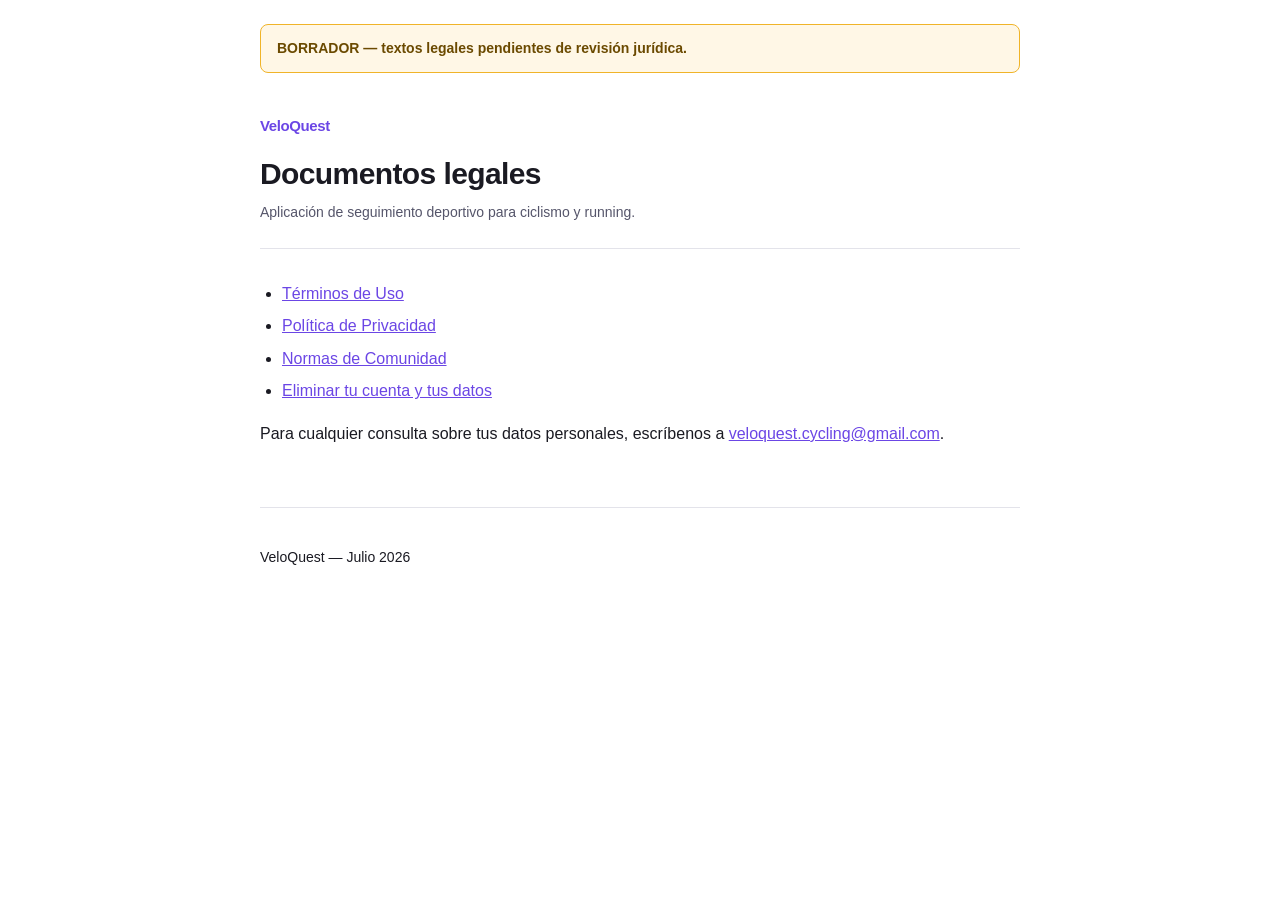
<file: index.html>
<!doctype html>
<html lang="es-CL">
<head>
  <meta charset="utf-8">
  <meta name="viewport" content="width=device-width, initial-scale=1">
  <title>VeloQuest</title>
  <link rel="stylesheet" href="/styles.css">
</head>
<body>

<!-- BORRADOR: eliminar este bloque cuando los textos estén revisados. Ver web/README.md -->
<div class="draft-banner">
  BORRADOR — textos legales pendientes de revisión jurídica.
</div>

<header>
  <a class="brand" href="/">VeloQuest</a>
  <h1>Documentos legales</h1>
  <p class="meta">Aplicación de seguimiento deportivo para ciclismo y running.</p>
</header>

<main>

<ul>
  <li><a href="/legal/terminos">Términos de Uso</a></li>
  <li><a href="/legal/privacidad">Política de Privacidad</a></li>
  <li><a href="/legal/normas-comunidad">Normas de Comunidad</a></li>
  <li><a href="/eliminar-cuenta">Eliminar tu cuenta y tus datos</a></li>
</ul>

<p>
  Para cualquier consulta sobre tus datos personales, escríbenos a
  <a href="mailto:veloquest.cycling@gmail.com">veloquest.cycling@gmail.com</a>.
</p>

</main>

<footer>
  <p>VeloQuest — Julio 2026</p>
</footer>

</body>
</html>
</file>
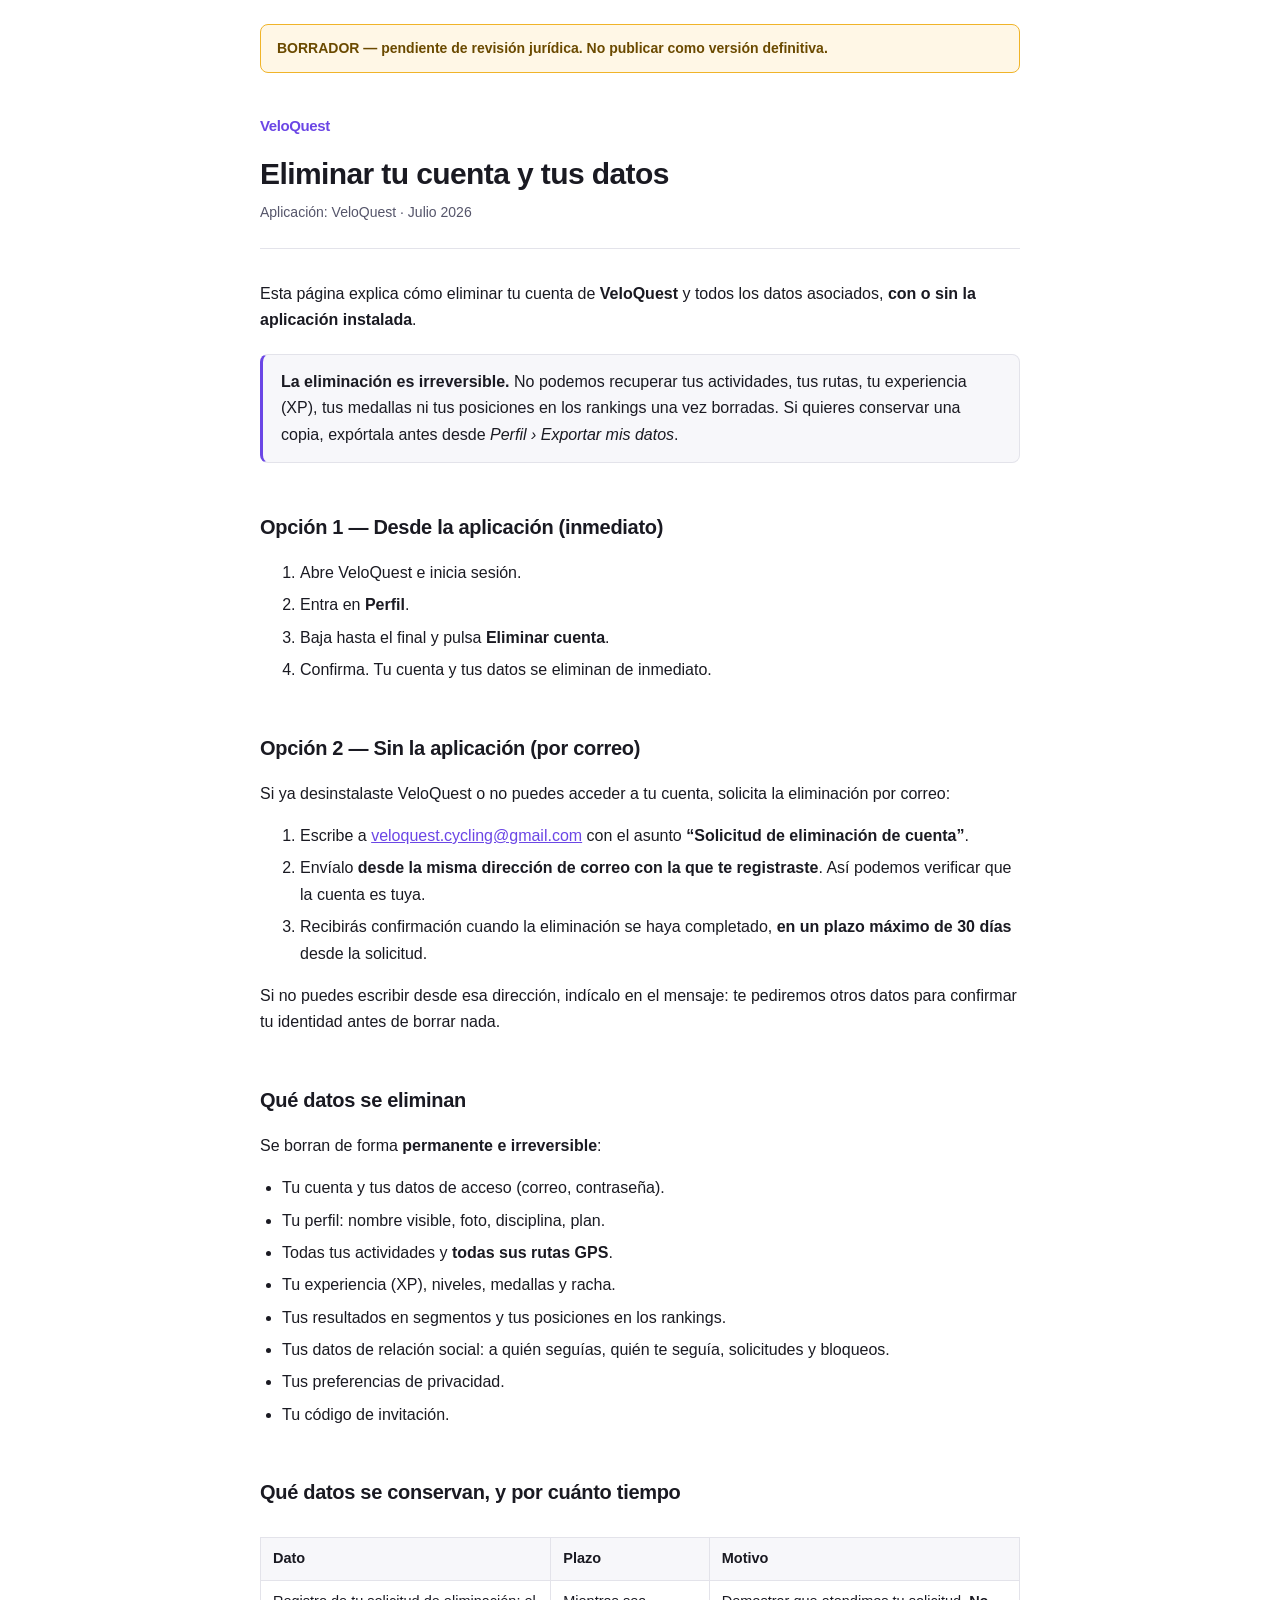
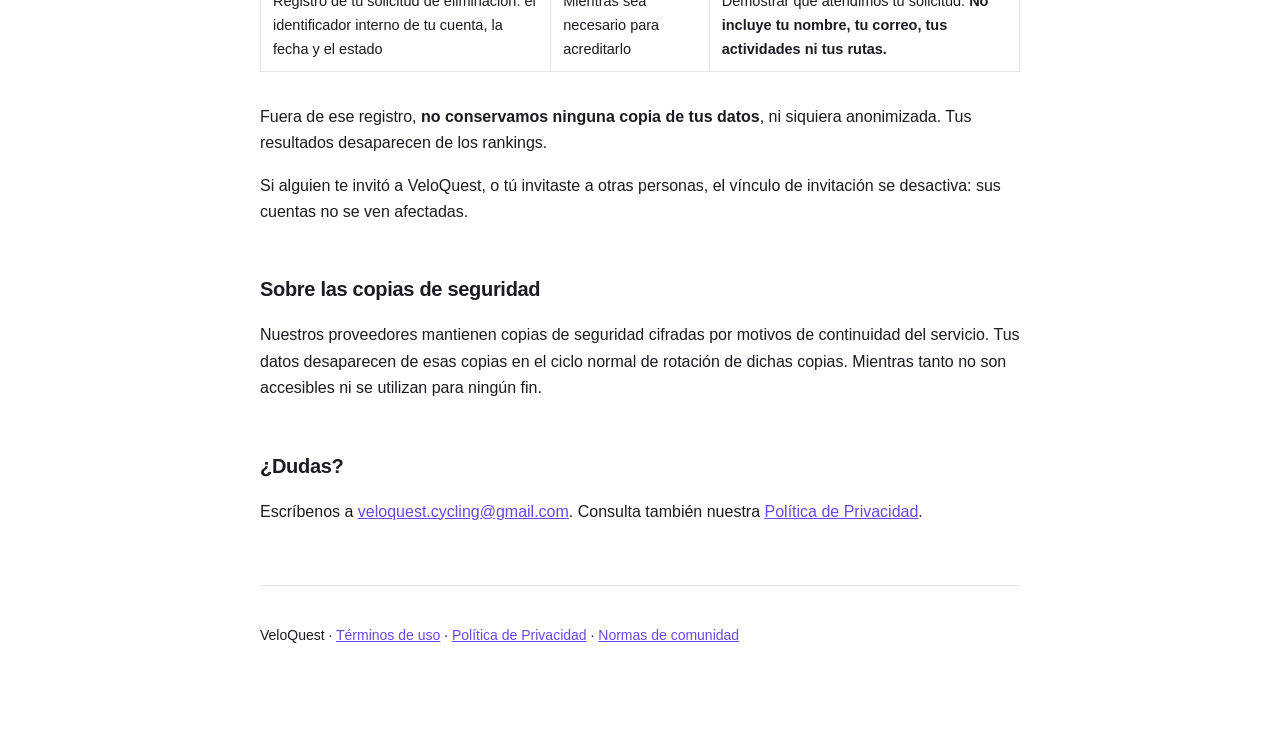
<file: eliminar-cuenta/index.html>
<!doctype html>
<html lang="es-CL">
<head>
  <meta charset="utf-8">
  <meta name="viewport" content="width=device-width, initial-scale=1">
  <title>Eliminar tu cuenta — VeloQuest</title>
  <link rel="stylesheet" href="/styles.css">
</head>
<body>

<!-- BORRADOR: eliminar este bloque cuando el texto esté revisado por un abogado. Ver web/README.md -->
<div class="draft-banner">
  BORRADOR — pendiente de revisión jurídica. No publicar como versión definitiva.
</div>

<header>
  <a class="brand" href="/">VeloQuest</a>
  <h1>Eliminar tu cuenta y tus datos</h1>
  <p class="meta">Aplicación: VeloQuest · Julio 2026</p>
</header>

<main>

<p>
  Esta página explica cómo eliminar tu cuenta de <strong>VeloQuest</strong> y todos los datos asociados,
  <strong>con o sin la aplicación instalada</strong>.
</p>

<div class="note">
  <p>
    <strong>La eliminación es irreversible.</strong> No podemos recuperar tus actividades, tus rutas,
    tu experiencia (XP), tus medallas ni tus posiciones en los rankings una vez borradas. Si quieres
    conservar una copia, expórtala antes desde <em>Perfil &rsaquo; Exportar mis datos</em>.
  </p>
</div>

<h2>Opción 1 — Desde la aplicación (inmediato)</h2>
<ol>
  <li>Abre VeloQuest e inicia sesión.</li>
  <li>Entra en <strong>Perfil</strong>.</li>
  <li>Baja hasta el final y pulsa <strong>Eliminar cuenta</strong>.</li>
  <li>Confirma. Tu cuenta y tus datos se eliminan de inmediato.</li>
</ol>

<h2>Opción 2 — Sin la aplicación (por correo)</h2>
<p>
  Si ya desinstalaste VeloQuest o no puedes acceder a tu cuenta, solicita la eliminación por correo:
</p>
<ol>
  <li>
    Escribe a <a href="mailto:veloquest.cycling@gmail.com?subject=Solicitud%20de%20eliminaci%C3%B3n%20de%20cuenta">veloquest.cycling@gmail.com</a>
    con el asunto <strong>“Solicitud de eliminación de cuenta”</strong>.
  </li>
  <li>
    Envíalo <strong>desde la misma dirección de correo con la que te registraste</strong>. Así podemos
    verificar que la cuenta es tuya.
  </li>
  <li>
    Recibirás confirmación cuando la eliminación se haya completado, <strong>en un plazo máximo de 30
    días</strong> desde la solicitud.
  </li>
</ol>
<p>
  Si no puedes escribir desde esa dirección, indícalo en el mensaje: te pediremos otros datos para
  confirmar tu identidad antes de borrar nada.
</p>

<h2>Qué datos se eliminan</h2>
<p>Se borran de forma <strong>permanente e irreversible</strong>:</p>
<ul>
  <li>Tu cuenta y tus datos de acceso (correo, contraseña).</li>
  <li>Tu perfil: nombre visible, foto, disciplina, plan.</li>
  <li>Todas tus actividades y <strong>todas sus rutas GPS</strong>.</li>
  <li>Tu experiencia (XP), niveles, medallas y racha.</li>
  <li>Tus resultados en segmentos y tus posiciones en los rankings.</li>
  <li>Tus datos de relación social: a quién seguías, quién te seguía, solicitudes y bloqueos.</li>
  <li>Tus preferencias de privacidad.</li>
  <li>Tu código de invitación.</li>
</ul>

<h2>Qué datos se conservan, y por cuánto tiempo</h2>
<div class="table-wrap">
<table>
  <tr><th>Dato</th><th>Plazo</th><th>Motivo</th></tr>
  <tr>
    <td>Registro de tu solicitud de eliminación: el identificador interno de tu cuenta, la fecha y el estado</td>
    <td>Mientras sea necesario para acreditarlo</td>
    <td>Demostrar que atendimos tu solicitud. <strong>No incluye tu nombre, tu correo, tus actividades ni tus rutas.</strong></td>
  </tr>
</table>
</div>
<p>
  Fuera de ese registro, <strong>no conservamos ninguna copia de tus datos</strong>, ni siquiera
  anonimizada. Tus resultados desaparecen de los rankings.
</p>
<p>
  Si alguien te invitó a VeloQuest, o tú invitaste a otras personas, el vínculo de invitación se
  desactiva: sus cuentas no se ven afectadas.
</p>

<h2>Sobre las copias de seguridad</h2>
<p>
  Nuestros proveedores mantienen copias de seguridad cifradas por motivos de continuidad del servicio.
  Tus datos desaparecen de esas copias en el ciclo normal de rotación de dichas copias. Mientras tanto
  no son accesibles ni se utilizan para ningún fin.
</p>

<h2>¿Dudas?</h2>
<p>
  Escríbenos a <a href="mailto:veloquest.cycling@gmail.com">veloquest.cycling@gmail.com</a>.
  Consulta también nuestra <a href="/legal/privacidad">Política de Privacidad</a>.
</p>

</main>

<footer>
  <p>
    VeloQuest · <a href="/legal/terminos">Términos de uso</a> ·
    <a href="/legal/privacidad">Política de Privacidad</a> ·
    <a href="/legal/normas-comunidad">Normas de comunidad</a>
  </p>
</footer>

</body>
</html>
</file>
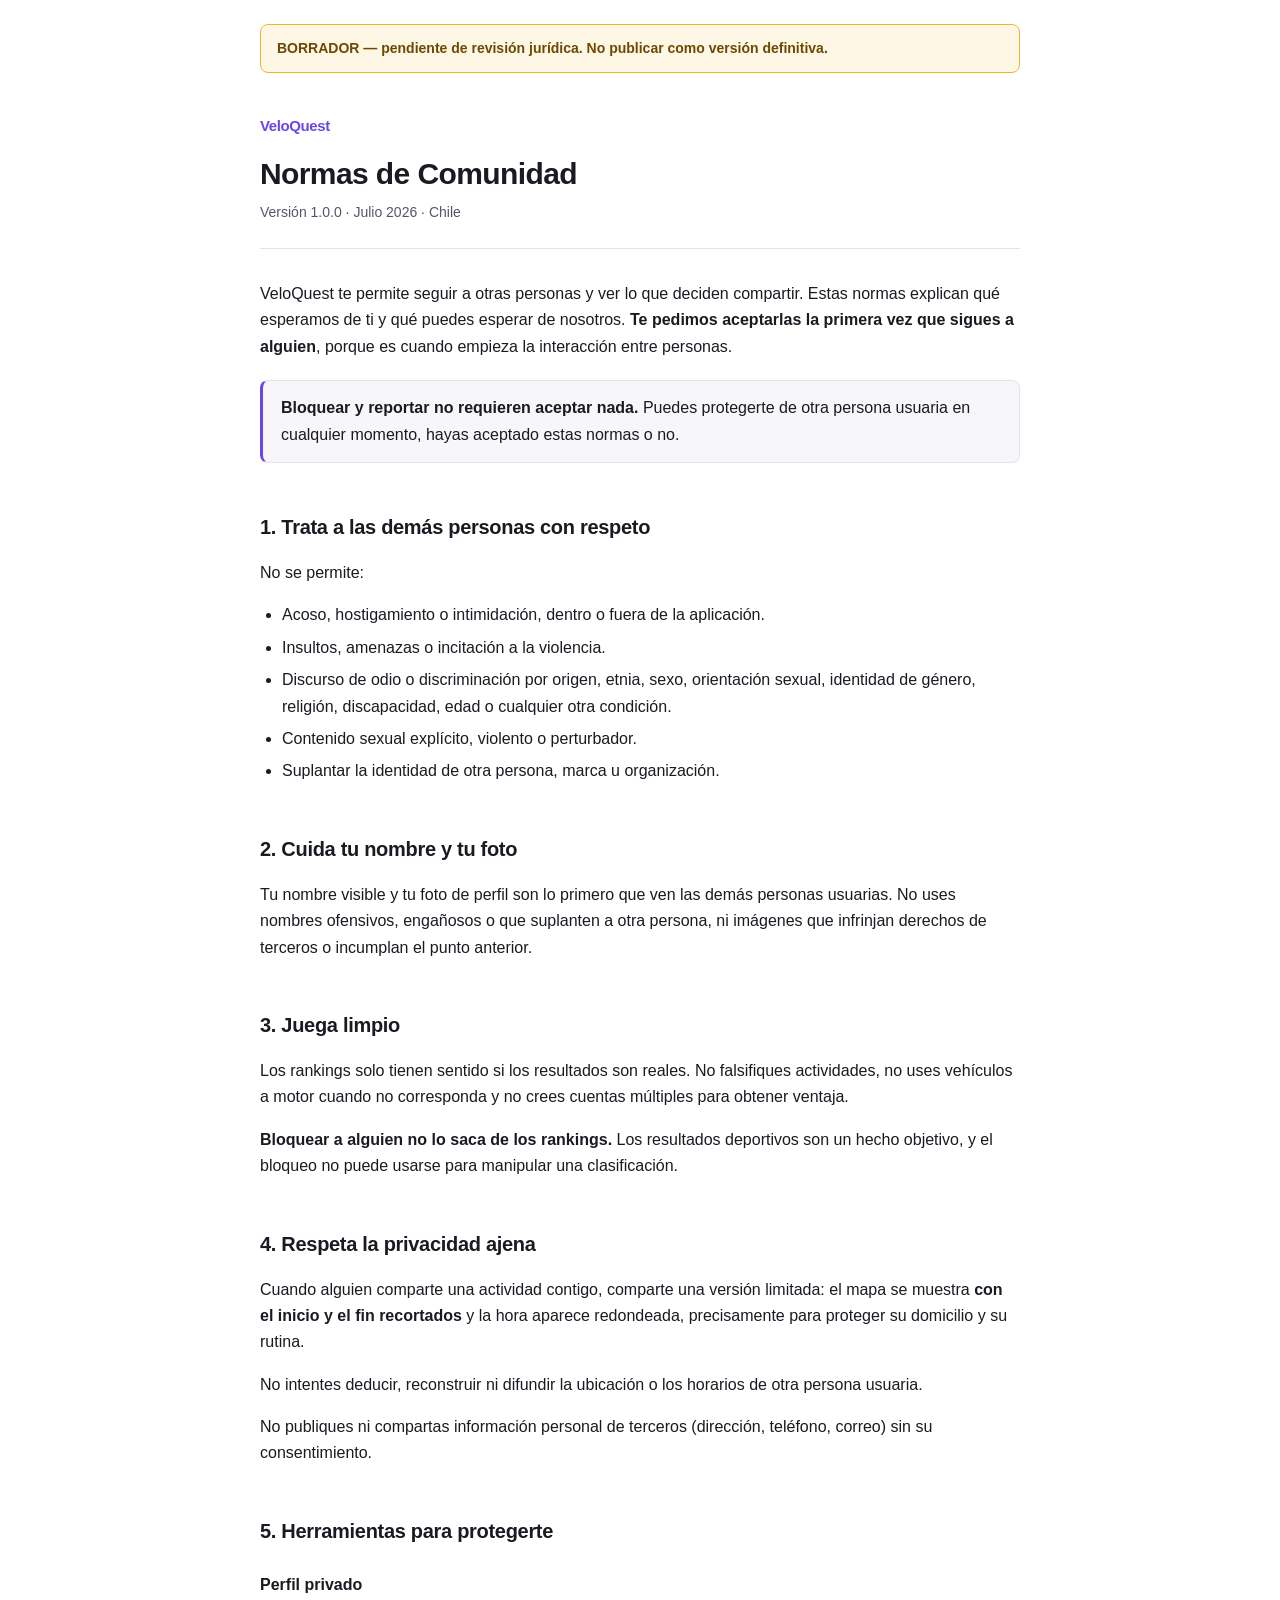
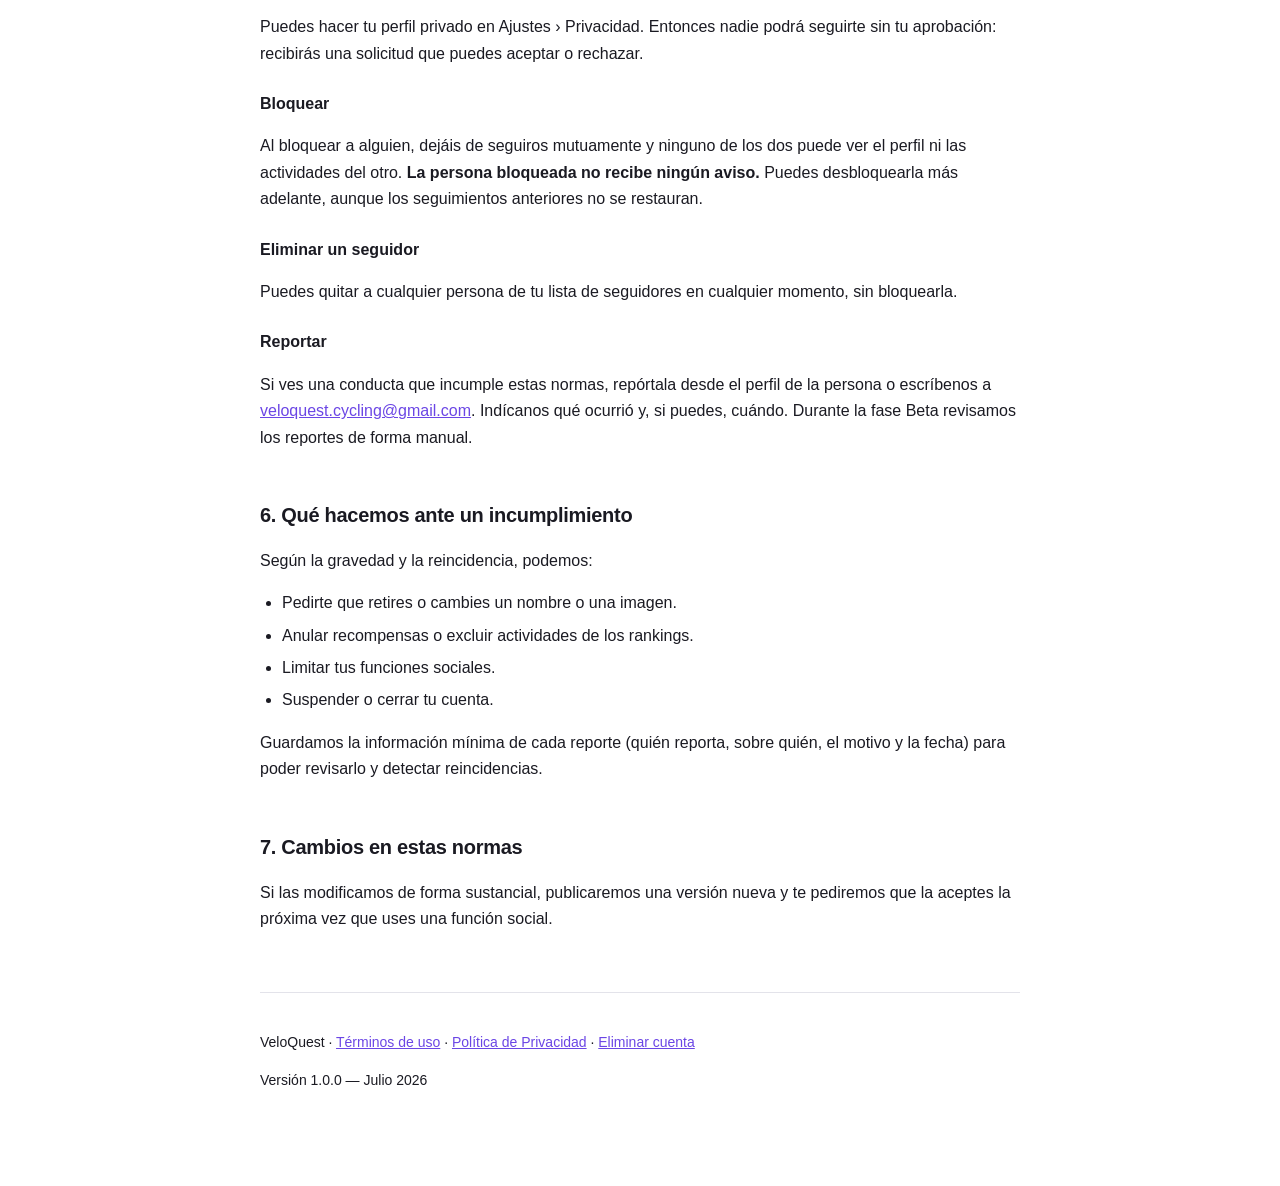
<file: legal/normas-comunidad/index.html>
<!doctype html>
<html lang="es-CL">
<head>
  <meta charset="utf-8">
  <meta name="viewport" content="width=device-width, initial-scale=1">
  <title>Normas de Comunidad — VeloQuest</title>
  <link rel="stylesheet" href="/styles.css">
</head>
<body>

<!-- BORRADOR: eliminar este bloque cuando el texto esté revisado por un abogado. Ver web/README.md -->
<div class="draft-banner">
  BORRADOR — pendiente de revisión jurídica. No publicar como versión definitiva.
</div>

<header>
  <a class="brand" href="/">VeloQuest</a>
  <h1>Normas de Comunidad</h1>
  <p class="meta">Versión 1.0.0 · Julio 2026 · Chile</p>
</header>

<main>

<p>
  VeloQuest te permite seguir a otras personas y ver lo que deciden compartir. Estas normas explican
  qué esperamos de ti y qué puedes esperar de nosotros. <strong>Te pedimos aceptarlas la primera vez
  que sigues a alguien</strong>, porque es cuando empieza la interacción entre personas.
</p>

<div class="note">
  <p>
    <strong>Bloquear y reportar no requieren aceptar nada.</strong> Puedes protegerte de otra persona
    usuaria en cualquier momento, hayas aceptado estas normas o no.
  </p>
</div>

<h2>1. Trata a las demás personas con respeto</h2>
<p>No se permite:</p>
<ul>
  <li>Acoso, hostigamiento o intimidación, dentro o fuera de la aplicación.</li>
  <li>Insultos, amenazas o incitación a la violencia.</li>
  <li>Discurso de odio o discriminación por origen, etnia, sexo, orientación sexual, identidad de
    género, religión, discapacidad, edad o cualquier otra condición.</li>
  <li>Contenido sexual explícito, violento o perturbador.</li>
  <li>Suplantar la identidad de otra persona, marca u organización.</li>
</ul>

<h2>2. Cuida tu nombre y tu foto</h2>
<p>
  Tu nombre visible y tu foto de perfil son lo primero que ven las demás personas usuarias. No uses
  nombres ofensivos, engañosos o que suplanten a otra persona, ni imágenes que infrinjan derechos de
  terceros o incumplan el punto anterior.
</p>

<h2>3. Juega limpio</h2>
<p>
  Los rankings solo tienen sentido si los resultados son reales. No falsifiques actividades, no uses
  vehículos a motor cuando no corresponda y no crees cuentas múltiples para obtener ventaja.
</p>
<p>
  <strong>Bloquear a alguien no lo saca de los rankings.</strong> Los resultados deportivos son un
  hecho objetivo, y el bloqueo no puede usarse para manipular una clasificación.
</p>

<h2>4. Respeta la privacidad ajena</h2>
<p>
  Cuando alguien comparte una actividad contigo, comparte una versión limitada: el mapa se muestra
  <strong>con el inicio y el fin recortados</strong> y la hora aparece redondeada, precisamente para
  proteger su domicilio y su rutina.
</p>
<p>No intentes deducir, reconstruir ni difundir la ubicación o los horarios de otra persona usuaria.</p>
<p>
  No publiques ni compartas información personal de terceros (dirección, teléfono, correo) sin su
  consentimiento.
</p>

<h2>5. Herramientas para protegerte</h2>

<h3>Perfil privado</h3>
<p>
  Puedes hacer tu perfil privado en Ajustes &rsaquo; Privacidad. Entonces nadie podrá seguirte sin tu
  aprobación: recibirás una solicitud que puedes aceptar o rechazar.
</p>

<h3>Bloquear</h3>
<p>
  Al bloquear a alguien, dejáis de seguiros mutuamente y ninguno de los dos puede ver el perfil ni las
  actividades del otro. <strong>La persona bloqueada no recibe ningún aviso.</strong> Puedes
  desbloquearla más adelante, aunque los seguimientos anteriores no se restauran.
</p>

<h3>Eliminar un seguidor</h3>
<p>
  Puedes quitar a cualquier persona de tu lista de seguidores en cualquier momento, sin bloquearla.
</p>

<h3>Reportar</h3>
<p>
  Si ves una conducta que incumple estas normas, repórtala desde el perfil de la persona o escríbenos a
  <a href="mailto:veloquest.cycling@gmail.com">veloquest.cycling@gmail.com</a>.
  Indícanos qué ocurrió y, si puedes, cuándo. Durante la fase Beta revisamos los reportes de forma
  manual.
</p>

<h2>6. Qué hacemos ante un incumplimiento</h2>
<p>Según la gravedad y la reincidencia, podemos:</p>
<ul>
  <li>Pedirte que retires o cambies un nombre o una imagen.</li>
  <li>Anular recompensas o excluir actividades de los rankings.</li>
  <li>Limitar tus funciones sociales.</li>
  <li>Suspender o cerrar tu cuenta.</li>
</ul>
<p>
  Guardamos la información mínima de cada reporte (quién reporta, sobre quién, el motivo y la fecha)
  para poder revisarlo y detectar reincidencias.
</p>

<h2>7. Cambios en estas normas</h2>
<p>
  Si las modificamos de forma sustancial, publicaremos una versión nueva y te pediremos que la aceptes
  la próxima vez que uses una función social.
</p>

</main>

<footer>
  <p>
    VeloQuest · <a href="/legal/terminos">Términos de uso</a> ·
    <a href="/legal/privacidad">Política de Privacidad</a> ·
    <a href="/eliminar-cuenta">Eliminar cuenta</a>
  </p>
  <p>Versión 1.0.0 — Julio 2026</p>
</footer>

</body>
</html>
</file>
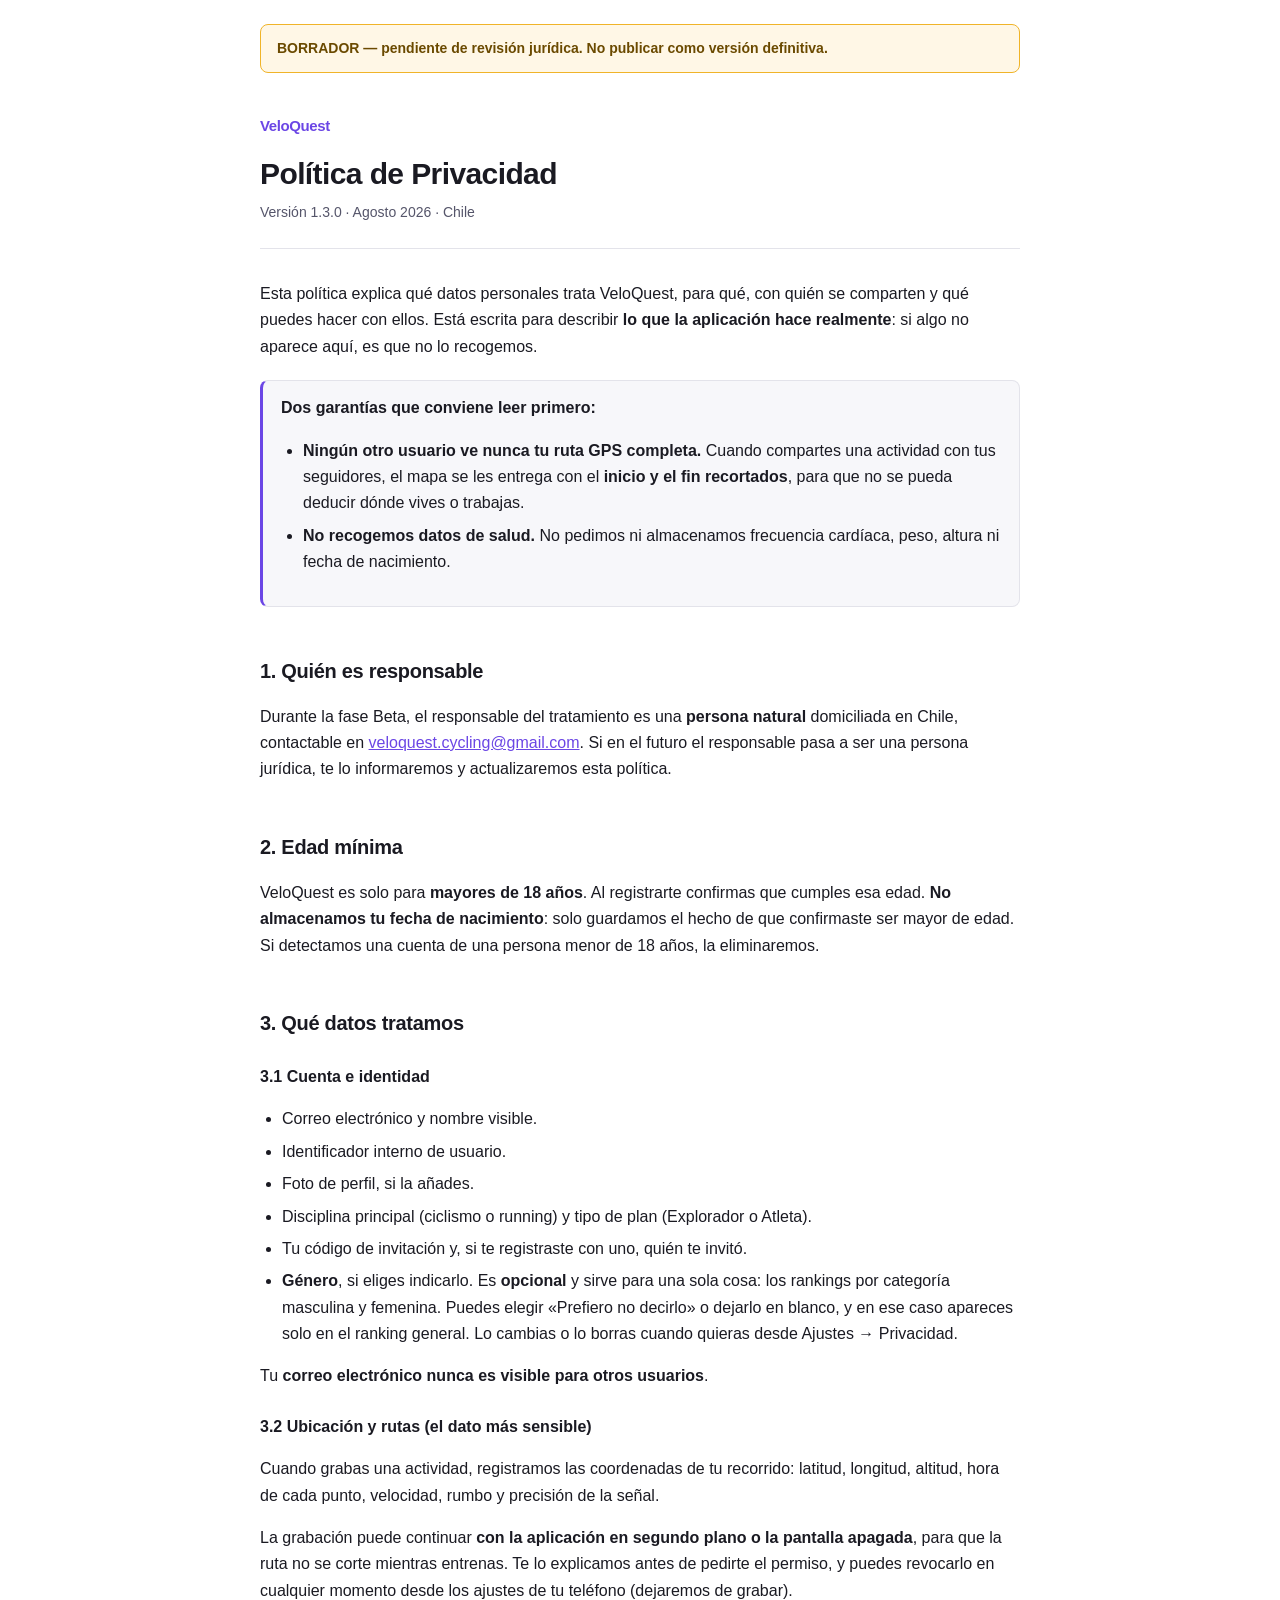
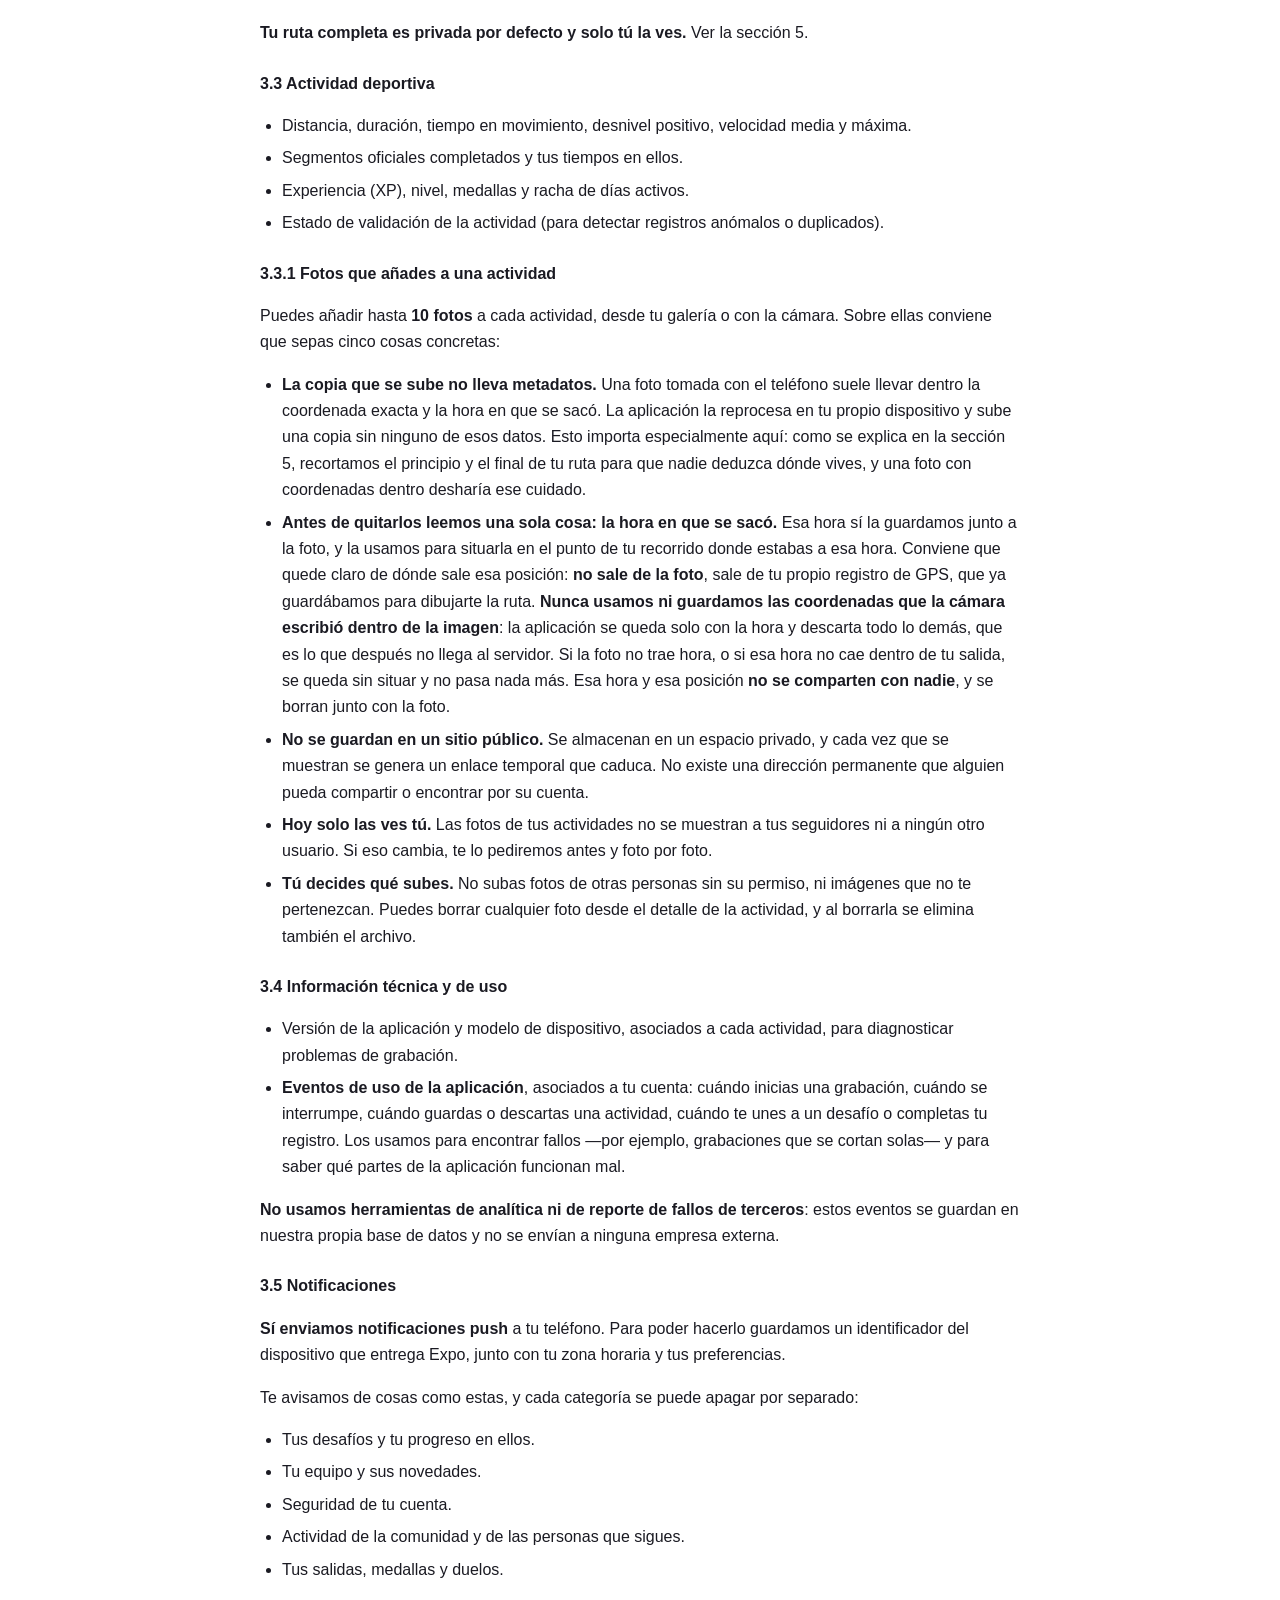
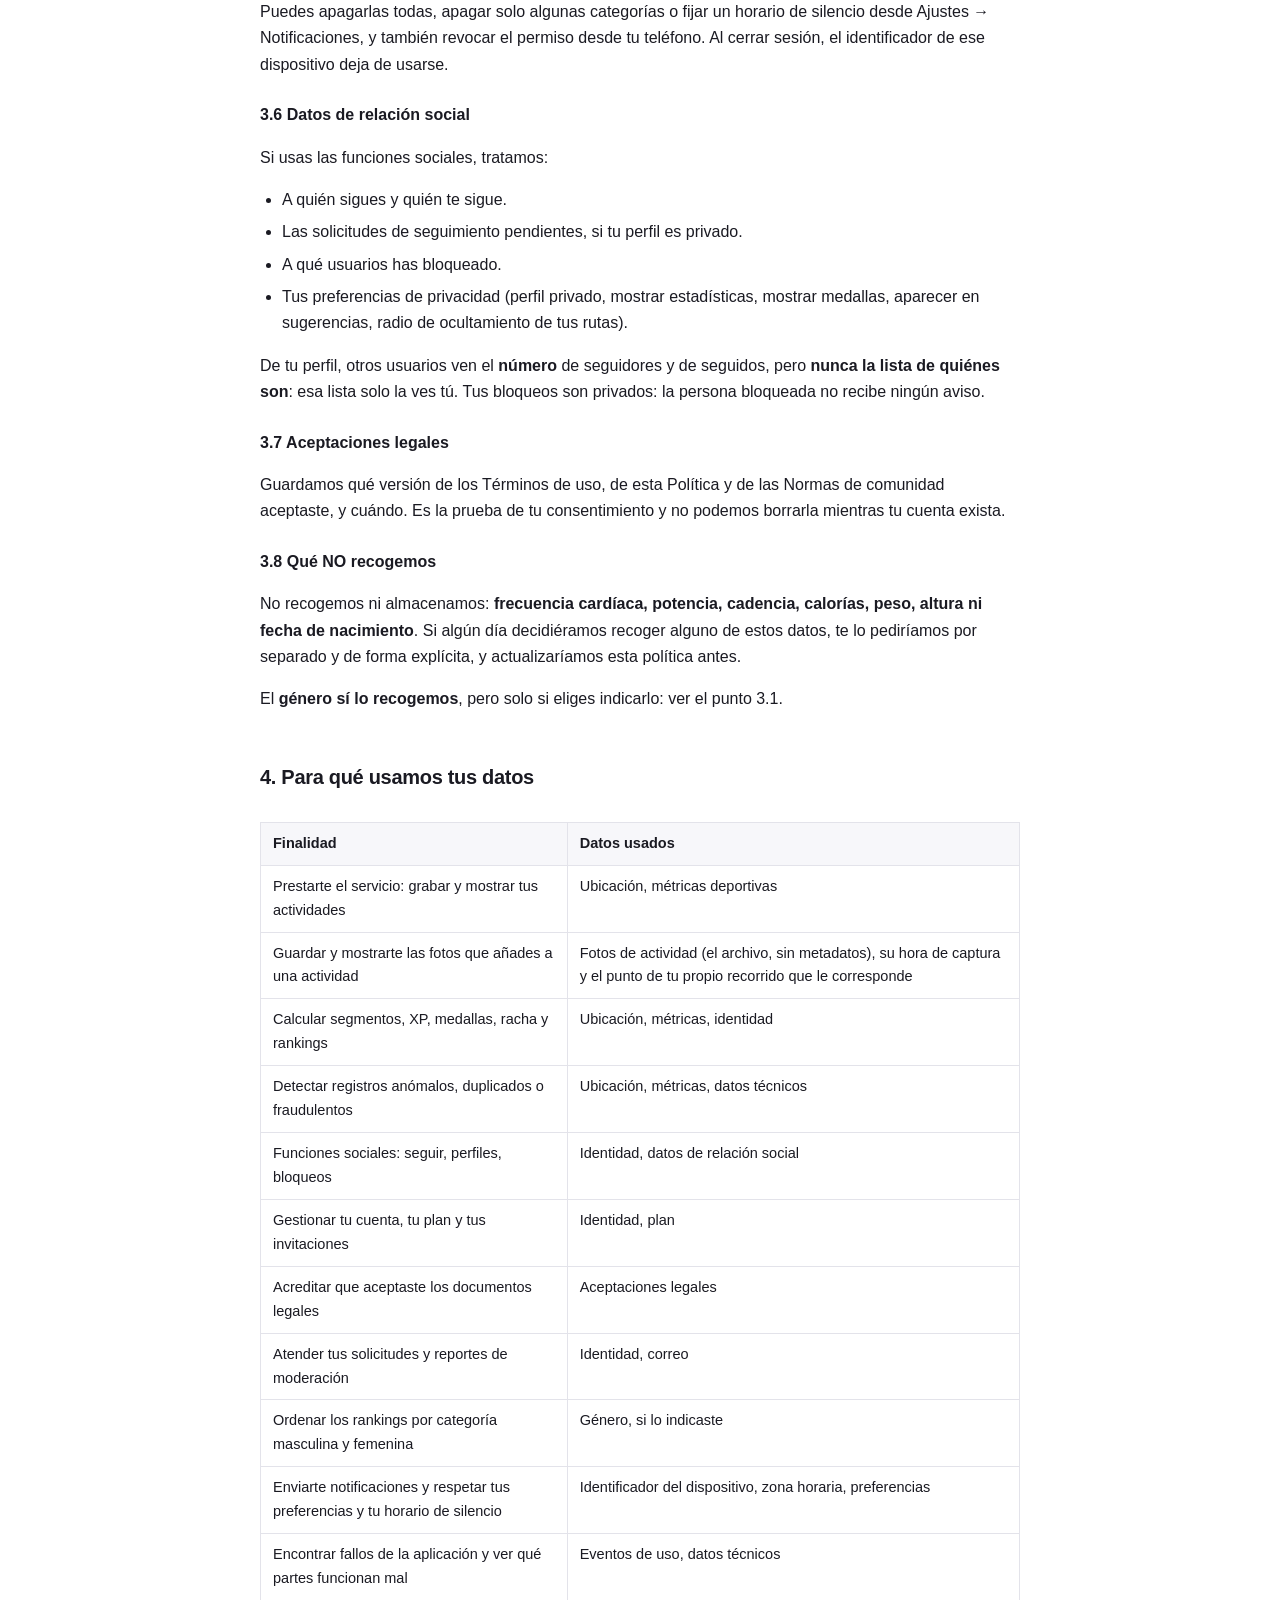
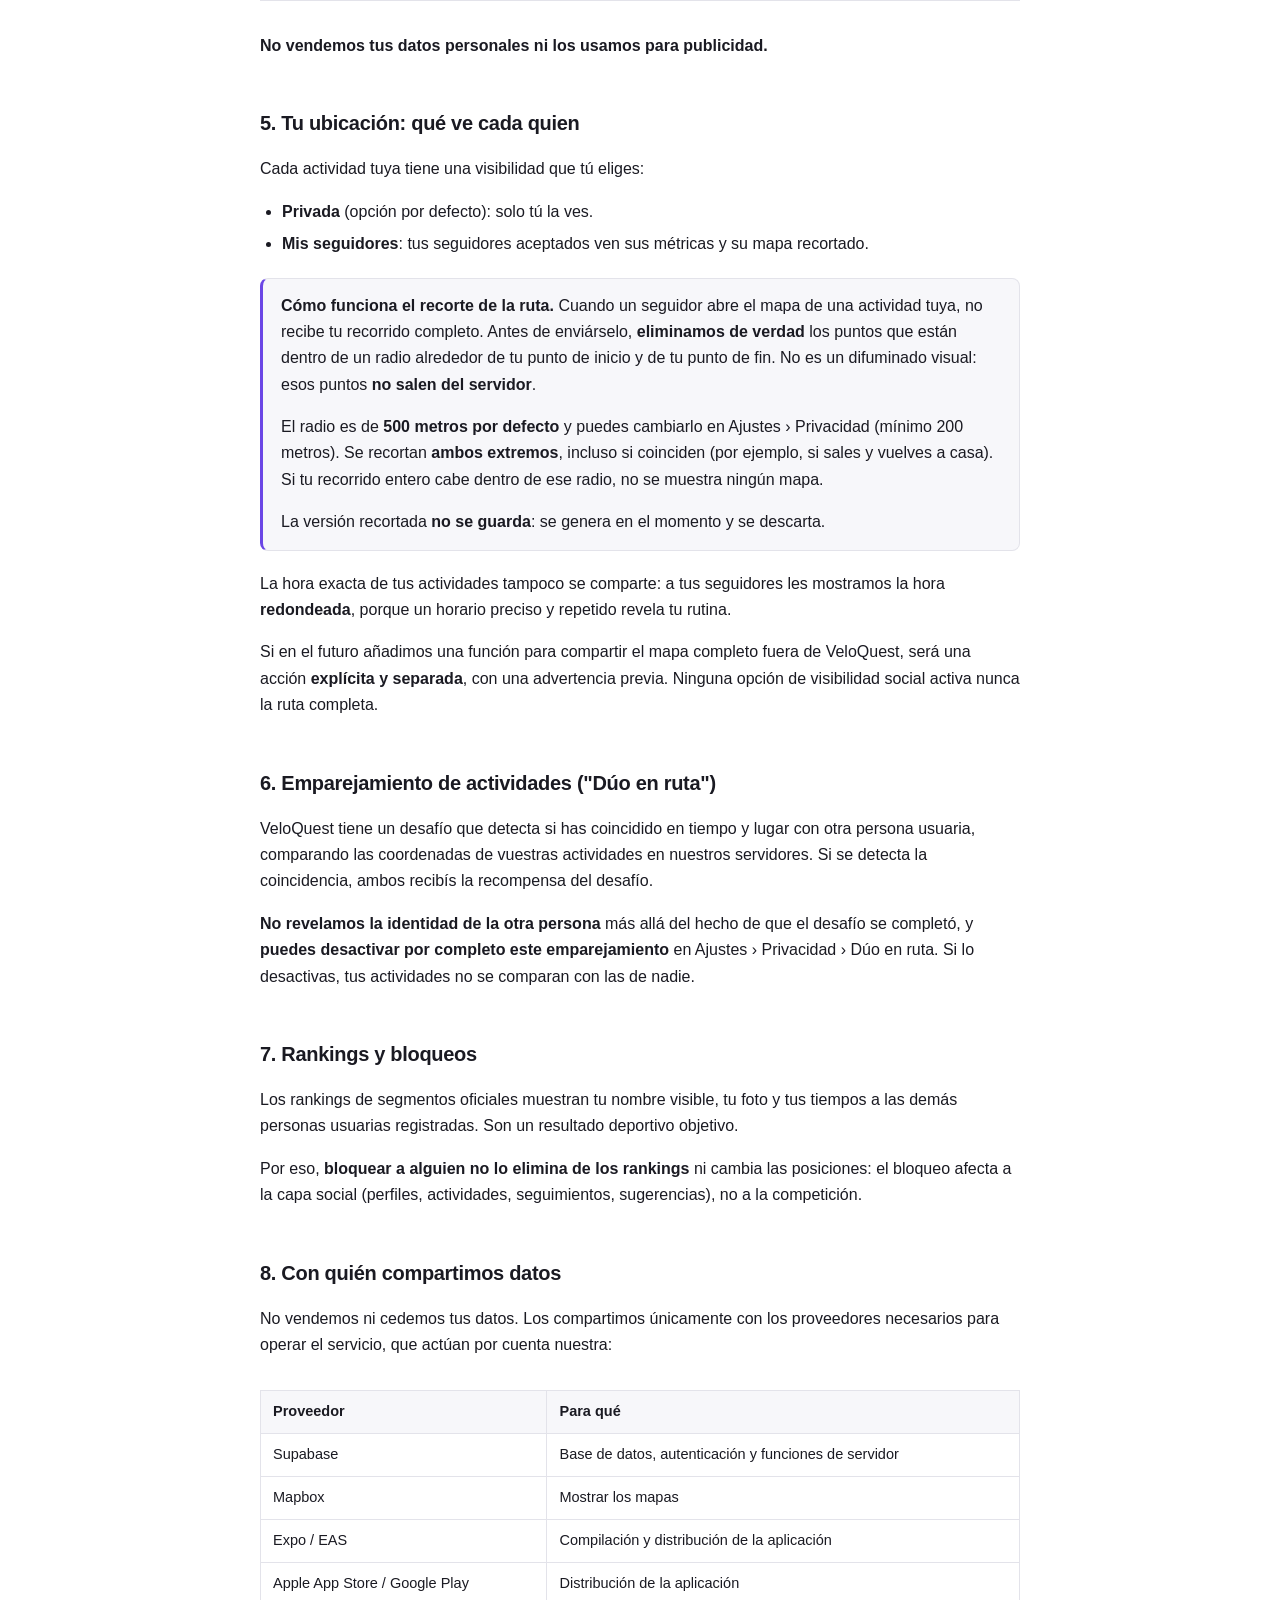
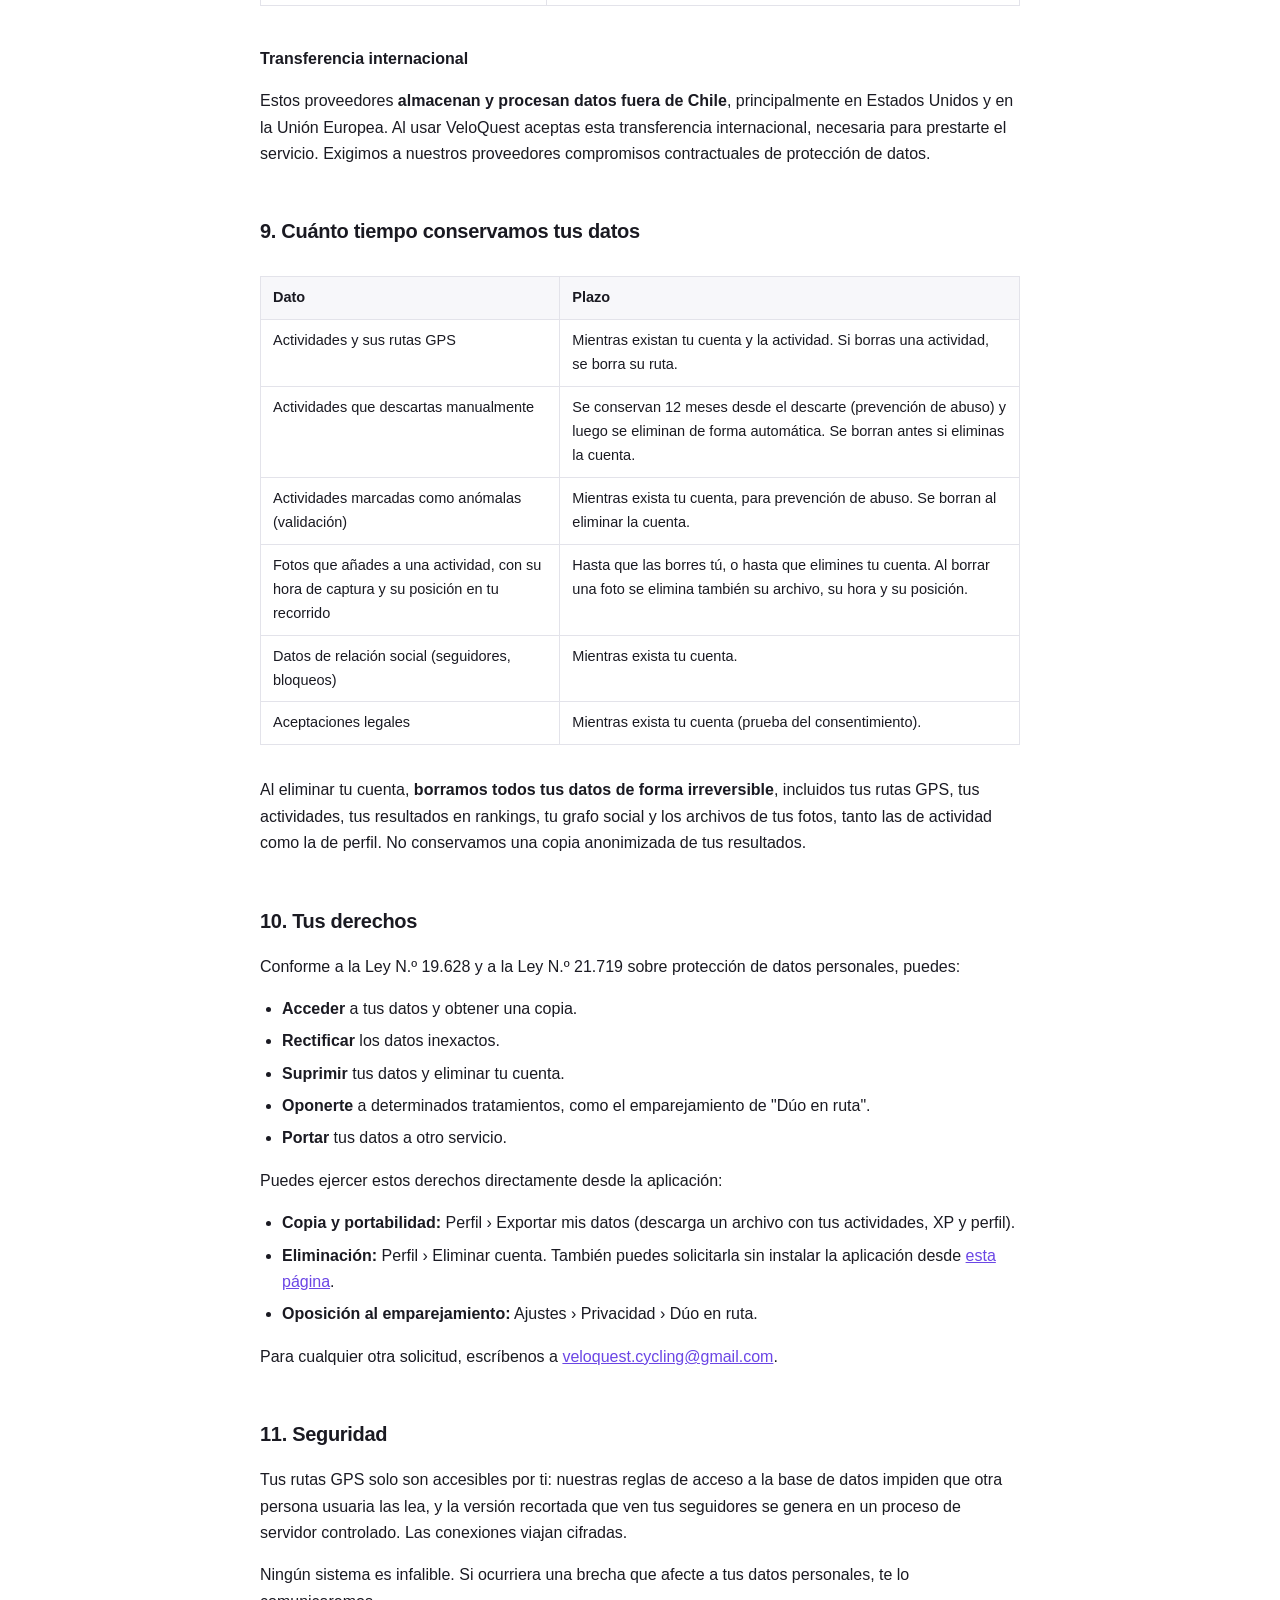
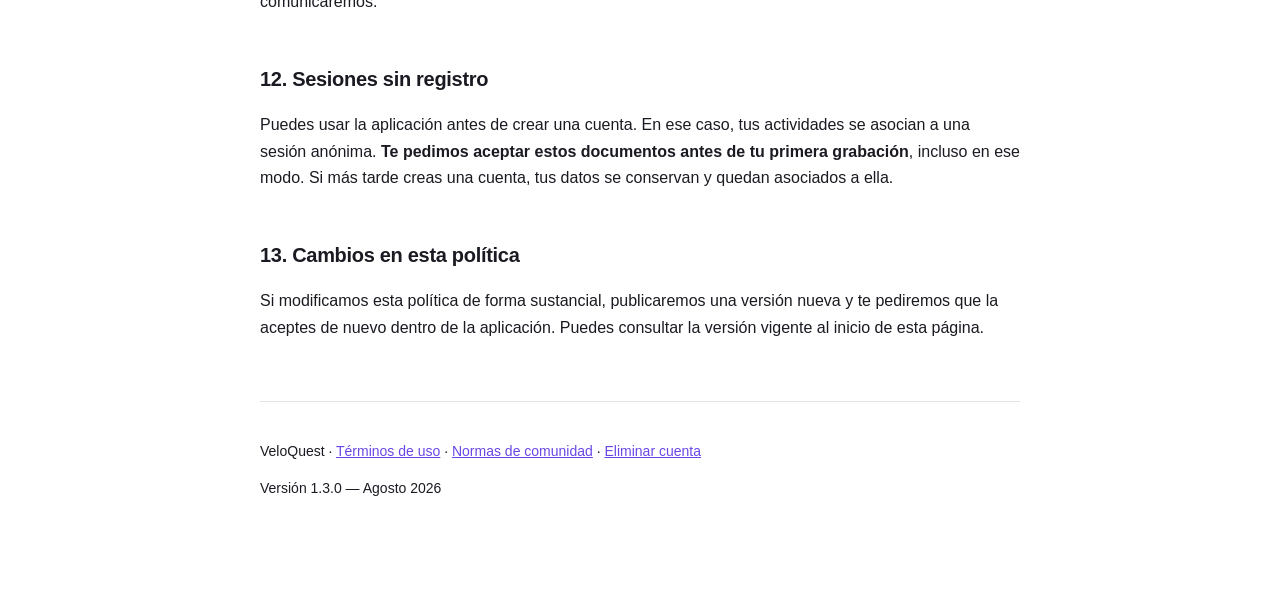
<file: legal/privacidad/index.html>
<!doctype html>
<html lang="es-CL">
<head>
  <meta charset="utf-8">
  <meta name="viewport" content="width=device-width, initial-scale=1">
  <title>Política de Privacidad — VeloQuest</title>
  <link rel="stylesheet" href="/styles.css">
</head>
<body>

<!-- BORRADOR: eliminar este bloque cuando el texto esté revisado por un abogado. Ver web/README.md -->
<div class="draft-banner">
  BORRADOR — pendiente de revisión jurídica. No publicar como versión definitiva.
</div>

<header>
  <a class="brand" href="/">VeloQuest</a>
  <h1>Política de Privacidad</h1>
  <p class="meta">Versión 1.3.0 · Agosto 2026 · Chile</p>
</header>

<main>

<p>
  Esta política explica qué datos personales trata VeloQuest, para qué, con quién se comparten
  y qué puedes hacer con ellos. Está escrita para describir <strong>lo que la aplicación hace
  realmente</strong>: si algo no aparece aquí, es que no lo recogemos.
</p>

<div class="note">
  <p><strong>Dos garantías que conviene leer primero:</strong></p>
  <ul>
    <li><strong>Ningún otro usuario ve nunca tu ruta GPS completa.</strong> Cuando compartes una
      actividad con tus seguidores, el mapa se les entrega con el <strong>inicio y el fin recortados</strong>,
      para que no se pueda deducir dónde vives o trabajas.</li>
    <li><strong>No recogemos datos de salud.</strong> No pedimos ni almacenamos frecuencia cardíaca,
      peso, altura ni fecha de nacimiento.</li>
  </ul>
</div>

<h2>1. Quién es responsable</h2>
<p>
  Durante la fase Beta, el responsable del tratamiento es una <strong>persona natural</strong>
  domiciliada en Chile, contactable en
  <a href="mailto:veloquest.cycling@gmail.com">veloquest.cycling@gmail.com</a>.
  Si en el futuro el responsable pasa a ser una persona jurídica, te lo informaremos y actualizaremos
  esta política.
</p>

<h2>2. Edad mínima</h2>
<p>
  VeloQuest es solo para <strong>mayores de 18 años</strong>. Al registrarte confirmas que cumples
  esa edad. <strong>No almacenamos tu fecha de nacimiento</strong>: solo guardamos el hecho de que
  confirmaste ser mayor de edad. Si detectamos una cuenta de una persona menor de 18 años, la
  eliminaremos.
</p>

<h2>3. Qué datos tratamos</h2>

<h3>3.1 Cuenta e identidad</h3>
<ul>
  <li>Correo electrónico y nombre visible.</li>
  <li>Identificador interno de usuario.</li>
  <li>Foto de perfil, si la añades.</li>
  <li>Disciplina principal (ciclismo o running) y tipo de plan (Explorador o Atleta).</li>
  <li>Tu código de invitación y, si te registraste con uno, quién te invitó.</li>
  <li><strong>Género</strong>, si eliges indicarlo. Es <strong>opcional</strong> y sirve para una sola
    cosa: los rankings por categoría masculina y femenina. Puedes elegir «Prefiero no decirlo» o
    dejarlo en blanco, y en ese caso apareces solo en el ranking general. Lo cambias o lo borras
    cuando quieras desde Ajustes → Privacidad.</li>
</ul>
<p>
  Tu <strong>correo electrónico nunca es visible para otros usuarios</strong>.
</p>

<h3>3.2 Ubicación y rutas (el dato más sensible)</h3>
<p>
  Cuando grabas una actividad, registramos las coordenadas de tu recorrido: latitud, longitud,
  altitud, hora de cada punto, velocidad, rumbo y precisión de la señal.
</p>
<p>
  La grabación puede continuar <strong>con la aplicación en segundo plano o la pantalla apagada</strong>,
  para que la ruta no se corte mientras entrenas. Te lo explicamos antes de pedirte el permiso, y
  puedes revocarlo en cualquier momento desde los ajustes de tu teléfono (dejaremos de grabar).
</p>
<p>
  <strong>Tu ruta completa es privada por defecto y solo tú la ves.</strong> Ver la sección 5.
</p>

<h3>3.3 Actividad deportiva</h3>
<ul>
  <li>Distancia, duración, tiempo en movimiento, desnivel positivo, velocidad media y máxima.</li>
  <li>Segmentos oficiales completados y tus tiempos en ellos.</li>
  <li>Experiencia (XP), nivel, medallas y racha de días activos.</li>
  <li>Estado de validación de la actividad (para detectar registros anómalos o duplicados).</li>
</ul>

<h3>3.3.1 Fotos que añades a una actividad</h3>
<p>
  Puedes añadir hasta <strong>10 fotos</strong> a cada actividad, desde tu galería o con la cámara.
  Sobre ellas conviene que sepas cinco cosas concretas:
</p>
<ul>
  <li>
    <strong>La copia que se sube no lleva metadatos.</strong> Una foto tomada con el teléfono suele
    llevar dentro la coordenada exacta y la hora en que se sacó. La aplicación la reprocesa en tu
    propio dispositivo y sube una copia sin ninguno de esos datos. Esto importa especialmente aquí:
    como se explica en la sección 5, recortamos el principio y el final de tu ruta para que nadie
    deduzca dónde vives, y una foto con coordenadas dentro desharía ese cuidado.
  </li>
  <li>
    <strong>Antes de quitarlos leemos una sola cosa: la hora en que se sacó.</strong> Esa hora sí la
    guardamos junto a la foto, y la usamos para situarla en el punto de tu recorrido donde estabas a
    esa hora. Conviene que quede claro de dónde sale esa posición: <strong>no sale de la
    foto</strong>, sale de tu propio registro de GPS, que ya guardábamos para dibujarte la ruta.
    <strong>Nunca usamos ni guardamos las coordenadas que la cámara escribió dentro de la
    imagen</strong>: la aplicación se queda solo con la hora y descarta todo lo demás, que es lo que
    después no llega al servidor. Si la foto no trae hora, o si esa hora no cae dentro de tu salida,
    se queda sin situar y no pasa nada más. Esa hora y esa posición <strong>no se comparten con
    nadie</strong>, y se borran junto con la foto.
  </li>
  <li>
    <strong>No se guardan en un sitio público.</strong> Se almacenan en un espacio privado, y cada
    vez que se muestran se genera un enlace temporal que caduca. No existe una dirección permanente
    que alguien pueda compartir o encontrar por su cuenta.
  </li>
  <li>
    <strong>Hoy solo las ves tú.</strong> Las fotos de tus actividades no se muestran a tus
    seguidores ni a ningún otro usuario. Si eso cambia, te lo pediremos antes y foto por foto.
  </li>
  <li>
    <strong>Tú decides qué subes.</strong> No subas fotos de otras personas sin su permiso, ni
    imágenes que no te pertenezcan. Puedes borrar cualquier foto desde el detalle de la actividad,
    y al borrarla se elimina también el archivo.
  </li>
</ul>

<h3>3.4 Información técnica y de uso</h3>
<ul>
  <li>Versión de la aplicación y modelo de dispositivo, asociados a cada actividad, para diagnosticar
    problemas de grabación.</li>
  <li><strong>Eventos de uso de la aplicación</strong>, asociados a tu cuenta: cuándo inicias una
    grabación, cuándo se interrumpe, cuándo guardas o descartas una actividad, cuándo te unes a un
    desafío o completas tu registro. Los usamos para encontrar fallos —por ejemplo, grabaciones que
    se cortan solas— y para saber qué partes de la aplicación funcionan mal.</li>
</ul>
<p>
  <strong>No usamos herramientas de analítica ni de reporte de fallos de terceros</strong>: estos
  eventos se guardan en nuestra propia base de datos y no se envían a ninguna empresa externa.
</p>

<h3>3.5 Notificaciones</h3>
<p>
  <strong>Sí enviamos notificaciones push</strong> a tu teléfono. Para poder hacerlo guardamos un
  identificador del dispositivo que entrega Expo, junto con tu zona horaria y tus preferencias.
</p>
<p>Te avisamos de cosas como estas, y cada categoría se puede apagar por separado:</p>
<ul>
  <li>Tus desafíos y tu progreso en ellos.</li>
  <li>Tu equipo y sus novedades.</li>
  <li>Seguridad de tu cuenta.</li>
  <li>Actividad de la comunidad y de las personas que sigues.</li>
  <li>Tus salidas, medallas y duelos.</li>
</ul>
<p>
  Puedes apagarlas todas, apagar solo algunas categorías o fijar un horario de silencio desde
  Ajustes → Notificaciones, y también revocar el permiso desde tu teléfono. Al cerrar sesión, el
  identificador de ese dispositivo deja de usarse.
</p>

<h3>3.6 Datos de relación social</h3>
<p>Si usas las funciones sociales, tratamos:</p>
<ul>
  <li>A quién sigues y quién te sigue.</li>
  <li>Las solicitudes de seguimiento pendientes, si tu perfil es privado.</li>
  <li>A qué usuarios has bloqueado.</li>
  <li>Tus preferencias de privacidad (perfil privado, mostrar estadísticas, mostrar medallas,
    aparecer en sugerencias, radio de ocultamiento de tus rutas).</li>
</ul>
<p>
  De tu perfil, otros usuarios ven el <strong>número</strong> de seguidores y de seguidos, pero
  <strong>nunca la lista de quiénes son</strong>: esa lista solo la ves tú. Tus bloqueos son
  privados: la persona bloqueada no recibe ningún aviso.
</p>

<h3>3.7 Aceptaciones legales</h3>
<p>
  Guardamos qué versión de los Términos de uso, de esta Política y de las Normas de comunidad
  aceptaste, y cuándo. Es la prueba de tu consentimiento y no podemos borrarla mientras tu cuenta
  exista.
</p>

<h3>3.8 Qué NO recogemos</h3>
<p>
  No recogemos ni almacenamos: <strong>frecuencia cardíaca, potencia, cadencia, calorías, peso,
  altura ni fecha de nacimiento</strong>. Si algún día decidiéramos recoger alguno de estos datos, te
  lo pediríamos por separado y de forma explícita, y actualizaríamos esta política antes.
</p>
<p>
  El <strong>género sí lo recogemos</strong>, pero solo si eliges indicarlo: ver el punto 3.1.
</p>

<h2>4. Para qué usamos tus datos</h2>
<div class="table-wrap">
<table>
  <tr><th>Finalidad</th><th>Datos usados</th></tr>
  <tr><td>Prestarte el servicio: grabar y mostrar tus actividades</td><td>Ubicación, métricas deportivas</td></tr>
  <tr><td>Guardar y mostrarte las fotos que añades a una actividad</td><td>Fotos de actividad (el archivo, sin metadatos), su hora de captura y el punto de tu propio recorrido que le corresponde</td></tr>
  <tr><td>Calcular segmentos, XP, medallas, racha y rankings</td><td>Ubicación, métricas, identidad</td></tr>
  <tr><td>Detectar registros anómalos, duplicados o fraudulentos</td><td>Ubicación, métricas, datos técnicos</td></tr>
  <tr><td>Funciones sociales: seguir, perfiles, bloqueos</td><td>Identidad, datos de relación social</td></tr>
  <tr><td>Gestionar tu cuenta, tu plan y tus invitaciones</td><td>Identidad, plan</td></tr>
  <tr><td>Acreditar que aceptaste los documentos legales</td><td>Aceptaciones legales</td></tr>
  <tr><td>Atender tus solicitudes y reportes de moderación</td><td>Identidad, correo</td></tr>
  <tr><td>Ordenar los rankings por categoría masculina y femenina</td><td>Género, si lo indicaste</td></tr>
  <tr><td>Enviarte notificaciones y respetar tus preferencias y tu horario de silencio</td><td>Identificador del dispositivo, zona horaria, preferencias</td></tr>
  <tr><td>Encontrar fallos de la aplicación y ver qué partes funcionan mal</td><td>Eventos de uso, datos técnicos</td></tr>
</table>
</div>
<p><strong>No vendemos tus datos personales ni los usamos para publicidad.</strong></p>

<h2>5. Tu ubicación: qué ve cada quien</h2>

<p>Cada actividad tuya tiene una visibilidad que tú eliges:</p>
<ul>
  <li><strong>Privada</strong> (opción por defecto): solo tú la ves.</li>
  <li><strong>Mis seguidores</strong>: tus seguidores aceptados ven sus métricas y su mapa recortado.</li>
</ul>

<div class="note">
  <p><strong>Cómo funciona el recorte de la ruta.</strong> Cuando un seguidor abre el mapa de una
  actividad tuya, no recibe tu recorrido completo. Antes de enviárselo, <strong>eliminamos de
  verdad</strong> los puntos que están dentro de un radio alrededor de tu punto de inicio y de tu
  punto de fin. No es un difuminado visual: esos puntos <strong>no salen del servidor</strong>.</p>
  <p>El radio es de <strong>500 metros por defecto</strong> y puedes cambiarlo en Ajustes &rsaquo;
  Privacidad (mínimo 200 metros). Se recortan <strong>ambos extremos</strong>, incluso si coinciden
  (por ejemplo, si sales y vuelves a casa). Si tu recorrido entero cabe dentro de ese radio, no se
  muestra ningún mapa.</p>
  <p>La versión recortada <strong>no se guarda</strong>: se genera en el momento y se descarta.</p>
</div>

<p>
  La hora exacta de tus actividades tampoco se comparte: a tus seguidores les mostramos la hora
  <strong>redondeada</strong>, porque un horario preciso y repetido revela tu rutina.
</p>
<p>
  Si en el futuro añadimos una función para compartir el mapa completo fuera de VeloQuest, será una
  acción <strong>explícita y separada</strong>, con una advertencia previa. Ninguna opción de
  visibilidad social activa nunca la ruta completa.
</p>

<h2>6. Emparejamiento de actividades ("Dúo en ruta")</h2>
<p>
  VeloQuest tiene un desafío que detecta si has coincidido en tiempo y lugar con otra persona usuaria,
  comparando las coordenadas de vuestras actividades en nuestros servidores. Si se detecta la
  coincidencia, ambos recibís la recompensa del desafío.
</p>
<p>
  <strong>No revelamos la identidad de la otra persona</strong> más allá del hecho de que el desafío
  se completó, y <strong>puedes desactivar por completo este emparejamiento</strong> en Ajustes &rsaquo;
  Privacidad &rsaquo; Dúo en ruta. Si lo desactivas, tus actividades no se comparan con las de nadie.
</p>

<h2>7. Rankings y bloqueos</h2>
<p>
  Los rankings de segmentos oficiales muestran tu nombre visible, tu foto y tus tiempos a las demás
  personas usuarias registradas. Son un resultado deportivo objetivo.
</p>
<p>
  Por eso, <strong>bloquear a alguien no lo elimina de los rankings</strong> ni cambia las posiciones:
  el bloqueo afecta a la capa social (perfiles, actividades, seguimientos, sugerencias), no a la
  competición.
</p>

<h2>8. Con quién compartimos datos</h2>
<p>
  No vendemos ni cedemos tus datos. Los compartimos únicamente con los proveedores necesarios para
  operar el servicio, que actúan por cuenta nuestra:
</p>
<div class="table-wrap">
<table>
  <tr><th>Proveedor</th><th>Para qué</th></tr>
  <tr><td>Supabase</td><td>Base de datos, autenticación y funciones de servidor</td></tr>
  <tr><td>Mapbox</td><td>Mostrar los mapas</td></tr>
  <tr><td>Expo / EAS</td><td>Compilación y distribución de la aplicación</td></tr>
  <tr><td>Apple App Store / Google Play</td><td>Distribución de la aplicación</td></tr>
</table>
</div>

<h3>Transferencia internacional</h3>
<p>
  Estos proveedores <strong>almacenan y procesan datos fuera de Chile</strong>, principalmente en
  Estados Unidos y en la Unión Europea. Al usar VeloQuest aceptas esta transferencia internacional,
  necesaria para prestarte el servicio. Exigimos a nuestros proveedores compromisos contractuales de
  protección de datos.
</p>

<h2>9. Cuánto tiempo conservamos tus datos</h2>
<div class="table-wrap">
<table>
  <tr><th>Dato</th><th>Plazo</th></tr>
  <tr><td>Actividades y sus rutas GPS</td><td>Mientras existan tu cuenta y la actividad. Si borras una actividad, se borra su ruta.</td></tr>
  <tr><td>Actividades que descartas manualmente</td><td>Se conservan 12 meses desde el descarte (prevención de abuso) y luego se eliminan de forma automática. Se borran antes si eliminas la cuenta.</td></tr>
  <tr><td>Actividades marcadas como anómalas (validación)</td><td>Mientras exista tu cuenta, para prevención de abuso. Se borran al eliminar la cuenta.</td></tr>
  <tr><td>Fotos que añades a una actividad, con su hora de captura y su posición en tu recorrido</td><td>Hasta que las borres tú, o hasta que elimines tu cuenta. Al borrar una foto se elimina también su archivo, su hora y su posición.</td></tr>
  <tr><td>Datos de relación social (seguidores, bloqueos)</td><td>Mientras exista tu cuenta.</td></tr>
  <tr><td>Aceptaciones legales</td><td>Mientras exista tu cuenta (prueba del consentimiento).</td></tr>
</table>
</div>
<p>
  Al eliminar tu cuenta, <strong>borramos todos tus datos de forma irreversible</strong>, incluidos tus
  rutas GPS, tus actividades, tus resultados en rankings, tu grafo social y los archivos de tus
  fotos, tanto las de actividad como la de perfil. No conservamos una copia anonimizada de tus
  resultados.
</p>

<h2>10. Tus derechos</h2>
<p>
  Conforme a la Ley N.º 19.628 y a la Ley N.º 21.719 sobre protección de datos personales, puedes:
</p>
<ul>
  <li><strong>Acceder</strong> a tus datos y obtener una copia.</li>
  <li><strong>Rectificar</strong> los datos inexactos.</li>
  <li><strong>Suprimir</strong> tus datos y eliminar tu cuenta.</li>
  <li><strong>Oponerte</strong> a determinados tratamientos, como el emparejamiento de "Dúo en ruta".</li>
  <li><strong>Portar</strong> tus datos a otro servicio.</li>
</ul>
<p>Puedes ejercer estos derechos directamente desde la aplicación:</p>
<ul>
  <li><strong>Copia y portabilidad:</strong> Perfil &rsaquo; Exportar mis datos (descarga un archivo con
    tus actividades, XP y perfil).</li>
  <li><strong>Eliminación:</strong> Perfil &rsaquo; Eliminar cuenta. También puedes solicitarla sin instalar
    la aplicación desde <a href="/eliminar-cuenta">esta página</a>.</li>
  <li><strong>Oposición al emparejamiento:</strong> Ajustes &rsaquo; Privacidad &rsaquo; Dúo en ruta.</li>
</ul>
<p>
  Para cualquier otra solicitud, escríbenos a
  <a href="mailto:veloquest.cycling@gmail.com">veloquest.cycling@gmail.com</a>.
</p>

<h2>11. Seguridad</h2>
<p>
  Tus rutas GPS solo son accesibles por ti: nuestras reglas de acceso a la base de datos impiden que
  otra persona usuaria las lea, y la versión recortada que ven tus seguidores se genera en un proceso
  de servidor controlado. Las conexiones viajan cifradas.
</p>
<p>
  Ningún sistema es infalible. Si ocurriera una brecha que afecte a tus datos personales, te lo
  comunicaremos.
</p>

<h2>12. Sesiones sin registro</h2>
<p>
  Puedes usar la aplicación antes de crear una cuenta. En ese caso, tus actividades se asocian a una
  sesión anónima. <strong>Te pedimos aceptar estos documentos antes de tu primera grabación</strong>,
  incluso en ese modo. Si más tarde creas una cuenta, tus datos se conservan y quedan asociados a ella.
</p>

<h2>13. Cambios en esta política</h2>
<p>
  Si modificamos esta política de forma sustancial, publicaremos una versión nueva y te pediremos que
  la aceptes de nuevo dentro de la aplicación. Puedes consultar la versión vigente al inicio de esta
  página.
</p>

</main>

<footer>
  <p>
    VeloQuest · <a href="/legal/terminos">Términos de uso</a> ·
    <a href="/legal/normas-comunidad">Normas de comunidad</a> ·
    <a href="/eliminar-cuenta">Eliminar cuenta</a>
  </p>
  <p>Versión 1.3.0 — Agosto 2026</p>
</footer>

</body>
</html>
</file>
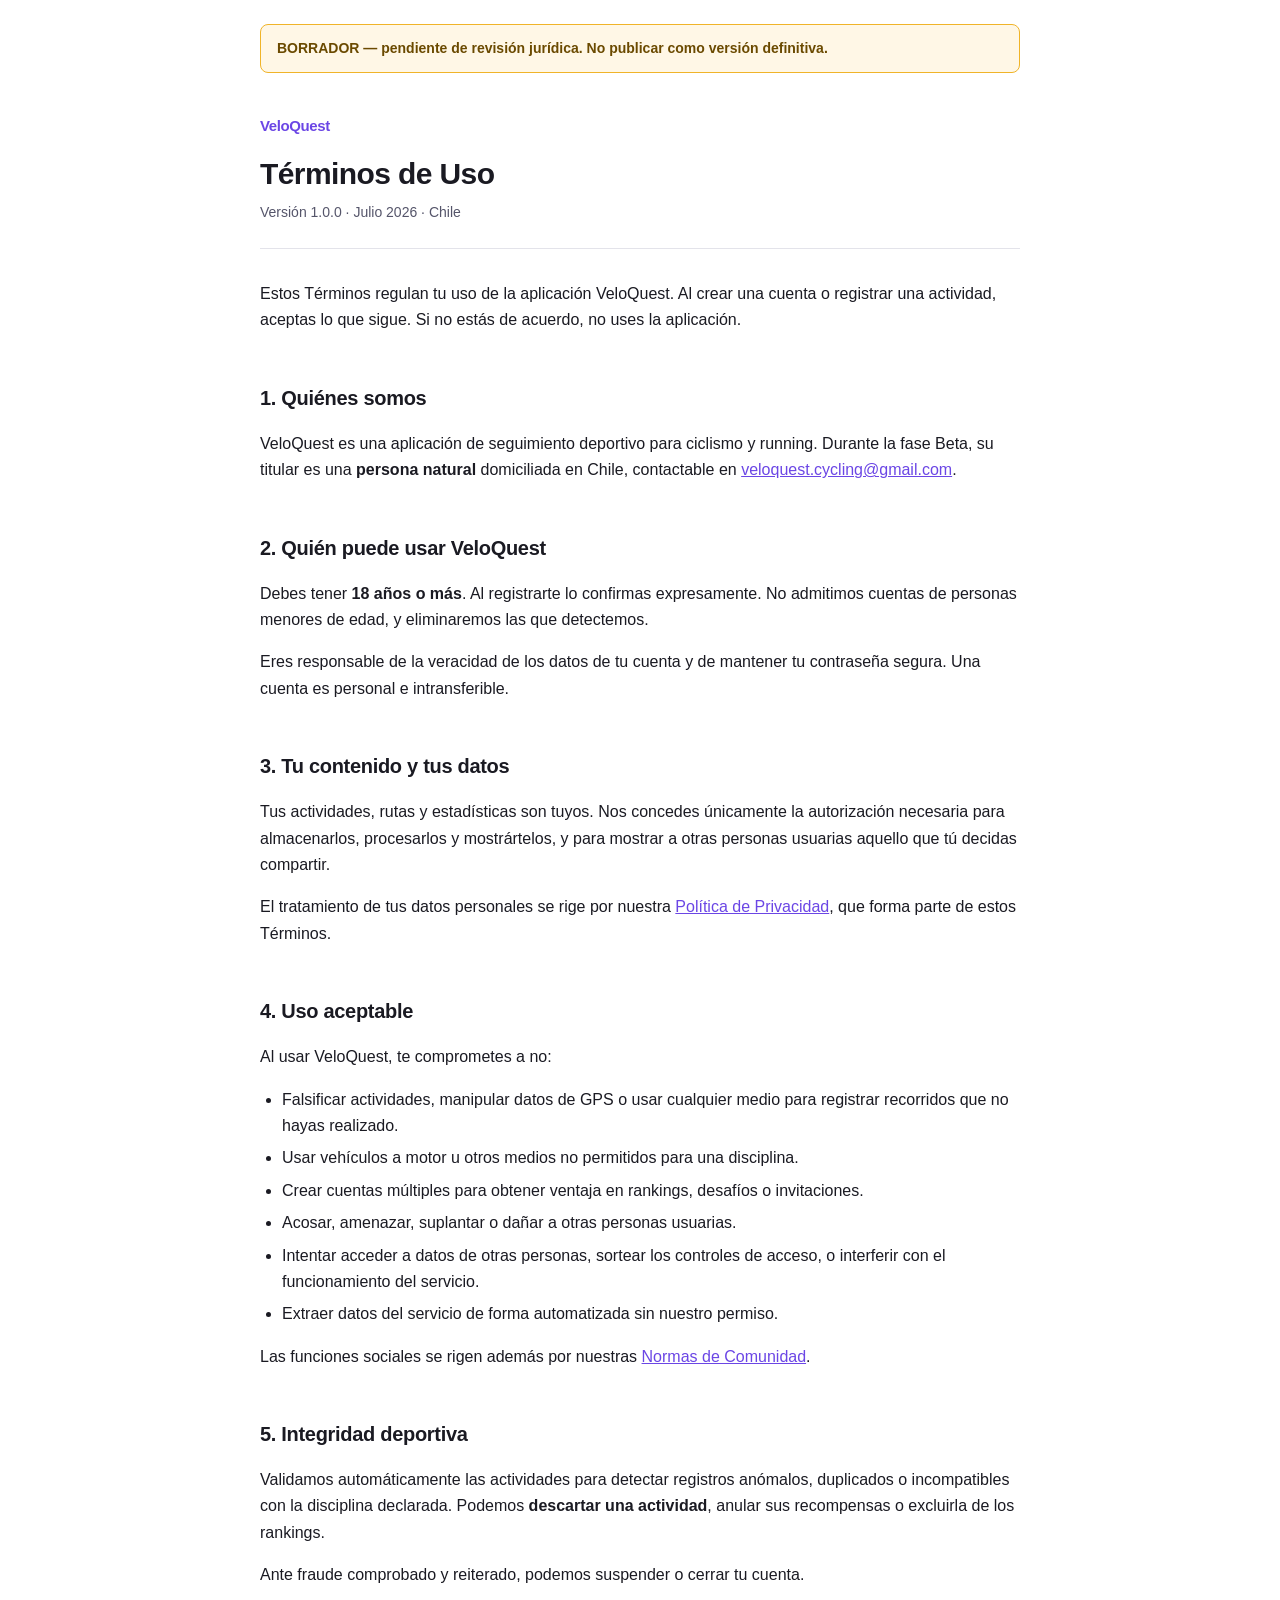
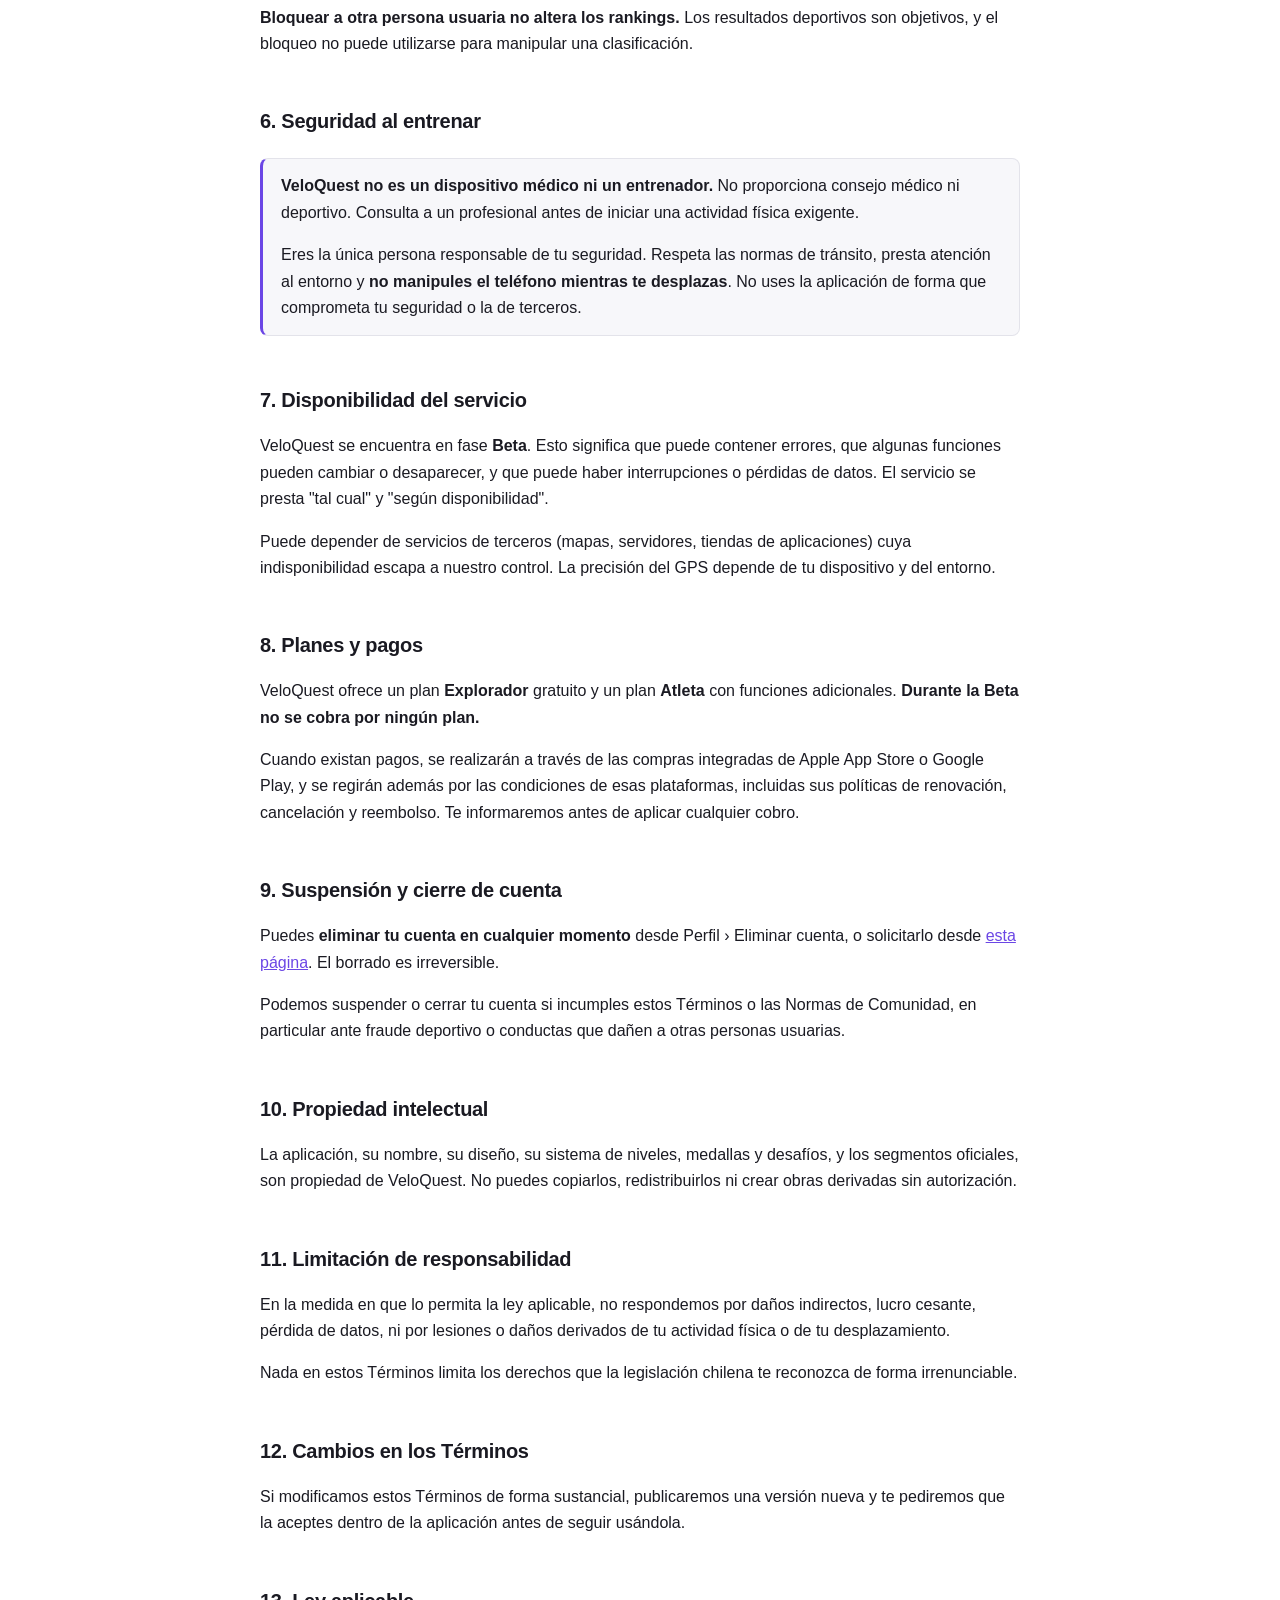
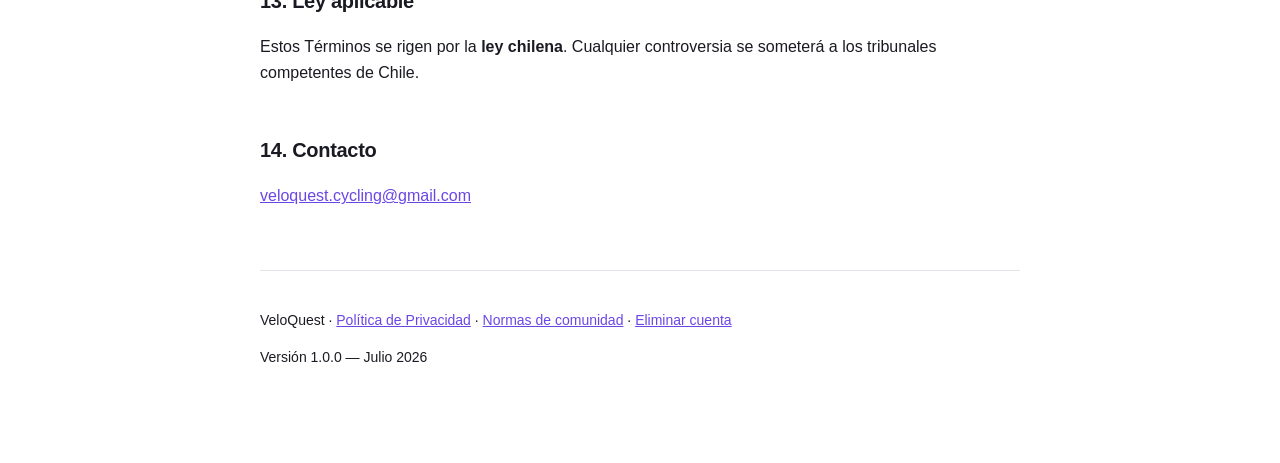
<file: legal/terminos/index.html>
<!doctype html>
<html lang="es-CL">
<head>
  <meta charset="utf-8">
  <meta name="viewport" content="width=device-width, initial-scale=1">
  <title>Términos de Uso — VeloQuest</title>
  <link rel="stylesheet" href="/styles.css">
</head>
<body>

<!-- BORRADOR: eliminar este bloque cuando el texto esté revisado por un abogado. Ver web/README.md -->
<div class="draft-banner">
  BORRADOR — pendiente de revisión jurídica. No publicar como versión definitiva.
</div>

<header>
  <a class="brand" href="/">VeloQuest</a>
  <h1>Términos de Uso</h1>
  <p class="meta">Versión 1.0.0 · Julio 2026 · Chile</p>
</header>

<main>

<p>
  Estos Términos regulan tu uso de la aplicación VeloQuest. Al crear una cuenta o registrar una
  actividad, aceptas lo que sigue. Si no estás de acuerdo, no uses la aplicación.
</p>

<h2>1. Quiénes somos</h2>
<p>
  VeloQuest es una aplicación de seguimiento deportivo para ciclismo y running. Durante la fase Beta,
  su titular es una <strong>persona natural</strong> domiciliada en Chile, contactable en
  <a href="mailto:veloquest.cycling@gmail.com">veloquest.cycling@gmail.com</a>.
</p>

<h2>2. Quién puede usar VeloQuest</h2>
<p>
  Debes tener <strong>18 años o más</strong>. Al registrarte lo confirmas expresamente. No admitimos
  cuentas de personas menores de edad, y eliminaremos las que detectemos.
</p>
<p>
  Eres responsable de la veracidad de los datos de tu cuenta y de mantener tu contraseña segura. Una
  cuenta es personal e intransferible.
</p>

<h2>3. Tu contenido y tus datos</h2>
<p>
  Tus actividades, rutas y estadísticas son tuyos. Nos concedes únicamente la autorización necesaria
  para almacenarlos, procesarlos y mostrártelos, y para mostrar a otras personas usuarias aquello que
  tú decidas compartir.
</p>
<p>
  El tratamiento de tus datos personales se rige por nuestra
  <a href="/legal/privacidad">Política de Privacidad</a>, que forma parte de estos Términos.
</p>

<h2>4. Uso aceptable</h2>
<p>Al usar VeloQuest, te comprometes a no:</p>
<ul>
  <li>Falsificar actividades, manipular datos de GPS o usar cualquier medio para registrar recorridos
    que no hayas realizado.</li>
  <li>Usar vehículos a motor u otros medios no permitidos para una disciplina.</li>
  <li>Crear cuentas múltiples para obtener ventaja en rankings, desafíos o invitaciones.</li>
  <li>Acosar, amenazar, suplantar o dañar a otras personas usuarias.</li>
  <li>Intentar acceder a datos de otras personas, sortear los controles de acceso, o interferir con el
    funcionamiento del servicio.</li>
  <li>Extraer datos del servicio de forma automatizada sin nuestro permiso.</li>
</ul>
<p>
  Las funciones sociales se rigen además por nuestras
  <a href="/legal/normas-comunidad">Normas de Comunidad</a>.
</p>

<h2>5. Integridad deportiva</h2>
<p>
  Validamos automáticamente las actividades para detectar registros anómalos, duplicados o
  incompatibles con la disciplina declarada. Podemos <strong>descartar una actividad</strong>, anular
  sus recompensas o excluirla de los rankings.
</p>
<p>
  Ante fraude comprobado y reiterado, podemos suspender o cerrar tu cuenta.
</p>
<p>
  <strong>Bloquear a otra persona usuaria no altera los rankings.</strong> Los resultados deportivos
  son objetivos, y el bloqueo no puede utilizarse para manipular una clasificación.
</p>

<h2>6. Seguridad al entrenar</h2>
<div class="note">
  <p>
    <strong>VeloQuest no es un dispositivo médico ni un entrenador.</strong> No proporciona consejo
    médico ni deportivo. Consulta a un profesional antes de iniciar una actividad física exigente.
  </p>
  <p>
    Eres la única persona responsable de tu seguridad. Respeta las normas de tránsito, presta atención
    al entorno y <strong>no manipules el teléfono mientras te desplazas</strong>. No uses la aplicación
    de forma que comprometa tu seguridad o la de terceros.
  </p>
</div>

<h2>7. Disponibilidad del servicio</h2>
<p>
  VeloQuest se encuentra en fase <strong>Beta</strong>. Esto significa que puede contener errores,
  que algunas funciones pueden cambiar o desaparecer, y que puede haber interrupciones o pérdidas de
  datos. El servicio se presta "tal cual" y "según disponibilidad".
</p>
<p>
  Puede depender de servicios de terceros (mapas, servidores, tiendas de aplicaciones) cuya
  indisponibilidad escapa a nuestro control. La precisión del GPS depende de tu dispositivo y del
  entorno.
</p>

<h2>8. Planes y pagos</h2>
<p>
  VeloQuest ofrece un plan <strong>Explorador</strong> gratuito y un plan <strong>Atleta</strong> con
  funciones adicionales. <strong>Durante la Beta no se cobra por ningún plan.</strong>
</p>
<p>
  Cuando existan pagos, se realizarán a través de las compras integradas de Apple App Store o Google
  Play, y se regirán además por las condiciones de esas plataformas, incluidas sus políticas de
  renovación, cancelación y reembolso. Te informaremos antes de aplicar cualquier cobro.
</p>

<h2>9. Suspensión y cierre de cuenta</h2>
<p>
  Puedes <strong>eliminar tu cuenta en cualquier momento</strong> desde Perfil &rsaquo; Eliminar cuenta,
  o solicitarlo desde <a href="/eliminar-cuenta">esta página</a>. El borrado es irreversible.
</p>
<p>
  Podemos suspender o cerrar tu cuenta si incumples estos Términos o las Normas de Comunidad, en
  particular ante fraude deportivo o conductas que dañen a otras personas usuarias.
</p>

<h2>10. Propiedad intelectual</h2>
<p>
  La aplicación, su nombre, su diseño, su sistema de niveles, medallas y desafíos, y los segmentos
  oficiales, son propiedad de VeloQuest. No puedes copiarlos, redistribuirlos ni crear obras derivadas
  sin autorización.
</p>

<h2>11. Limitación de responsabilidad</h2>
<p>
  En la medida en que lo permita la ley aplicable, no respondemos por daños indirectos, lucro cesante,
  pérdida de datos, ni por lesiones o daños derivados de tu actividad física o de tu desplazamiento.
</p>
<p>
  Nada en estos Términos limita los derechos que la legislación chilena te reconozca de forma
  irrenunciable.
</p>

<h2>12. Cambios en los Términos</h2>
<p>
  Si modificamos estos Términos de forma sustancial, publicaremos una versión nueva y te pediremos que
  la aceptes dentro de la aplicación antes de seguir usándola.
</p>

<h2>13. Ley aplicable</h2>
<p>
  Estos Términos se rigen por la <strong>ley chilena</strong>. Cualquier controversia se someterá a los
  tribunales competentes de Chile.
</p>

<h2>14. Contacto</h2>
<p>
  <a href="mailto:veloquest.cycling@gmail.com">veloquest.cycling@gmail.com</a>
</p>

</main>

<footer>
  <p>
    VeloQuest · <a href="/legal/privacidad">Política de Privacidad</a> ·
    <a href="/legal/normas-comunidad">Normas de comunidad</a> ·
    <a href="/eliminar-cuenta">Eliminar cuenta</a>
  </p>
  <p>Versión 1.0.0 — Julio 2026</p>
</footer>

</body>
</html>
</file>
<file: styles.css>
/* VeloQuest — sitio legal estático.
   Sin dependencias externas: se sirve igual en GitHub Pages o Cloudflare Pages. */

:root {
  --bg: #ffffff;
  --text: #1a1a22;
  --text-2: #55556a;
  --border: #e3e3ea;
  --accent: #6b46e5;
  --surface: #f7f7fa;
  --warn-bg: #fff7e6;
  --warn-border: #f0b429;
  --warn-text: #6b4a00;
}

@media (prefers-color-scheme: dark) {
  :root {
    --bg: #0f0f13;
    --text: #f2f2f5;
    --text-2: #9b9aaa;
    --border: rgba(255, 255, 255, 0.1);
    --accent: #a48bfd;
    --surface: #16161c;
    --warn-bg: #2a2107;
    --warn-border: #f0b429;
    --warn-text: #f0cf85;
  }
}

* { box-sizing: border-box; }

body {
  margin: 0;
  padding: 0 20px 80px;
  background: var(--bg);
  color: var(--text);
  font-family: -apple-system, BlinkMacSystemFont, "Segoe UI", Roboto, Helvetica, Arial, sans-serif;
  line-height: 1.65;
  font-size: 16px;
}

main, header { max-width: 760px; margin: 0 auto; }

header {
  padding: 40px 0 24px;
  border-bottom: 1px solid var(--border);
  margin-bottom: 32px;
}

.brand {
  font-weight: 800;
  letter-spacing: -0.4px;
  font-size: 15px;
  color: var(--accent);
  text-decoration: none;
}

h1 {
  font-size: 30px;
  line-height: 1.25;
  letter-spacing: -0.6px;
  margin: 16px 0 8px;
}

h2 {
  font-size: 20px;
  letter-spacing: -0.3px;
  margin: 40px 0 12px;
  padding-top: 8px;
}

h3 { font-size: 16px; margin: 24px 0 8px; }

.meta { color: var(--text-2); font-size: 14px; margin: 0; }

p, li { color: var(--text); }

ul { padding-left: 22px; }
li { margin-bottom: 6px; }

a { color: var(--accent); }

code {
  background: var(--surface);
  border: 1px solid var(--border);
  border-radius: 4px;
  padding: 1px 5px;
  font-size: 0.9em;
}

/* Nota destacada: garantías o advertencias de contenido. */
.note {
  background: var(--surface);
  border: 1px solid var(--border);
  border-left: 3px solid var(--accent);
  border-radius: 8px;
  padding: 14px 18px;
  margin: 20px 0;
}
.note p:first-child { margin-top: 0; }
.note p:last-child { margin-bottom: 0; }

/* BORRADOR — eliminar este bloque (y su CSS) cuando el texto esté revisado. Ver web/README.md */
.draft-banner {
  max-width: 760px;
  margin: 24px auto 0;
  background: var(--warn-bg);
  border: 1px solid var(--warn-border);
  color: var(--warn-text);
  border-radius: 8px;
  padding: 12px 16px;
  font-size: 14px;
  font-weight: 600;
}

table { border-collapse: collapse; width: 100%; margin: 16px 0; }
th, td {
  border: 1px solid var(--border);
  padding: 9px 12px;
  text-align: left;
  font-size: 14.5px;
  vertical-align: top;
}
th { background: var(--surface); font-weight: 700; }

.table-wrap { overflow-x: auto; }

footer {
  max-width: 760px;
  margin: 60px auto 0;
  padding-top: 24px;
  border-top: 1px solid var(--border);
  color: var(--text-2);
  font-size: 14px;
}

@media (max-width: 520px) {
  h1 { font-size: 25px; }
  body { font-size: 15.5px; }
}
</file>
